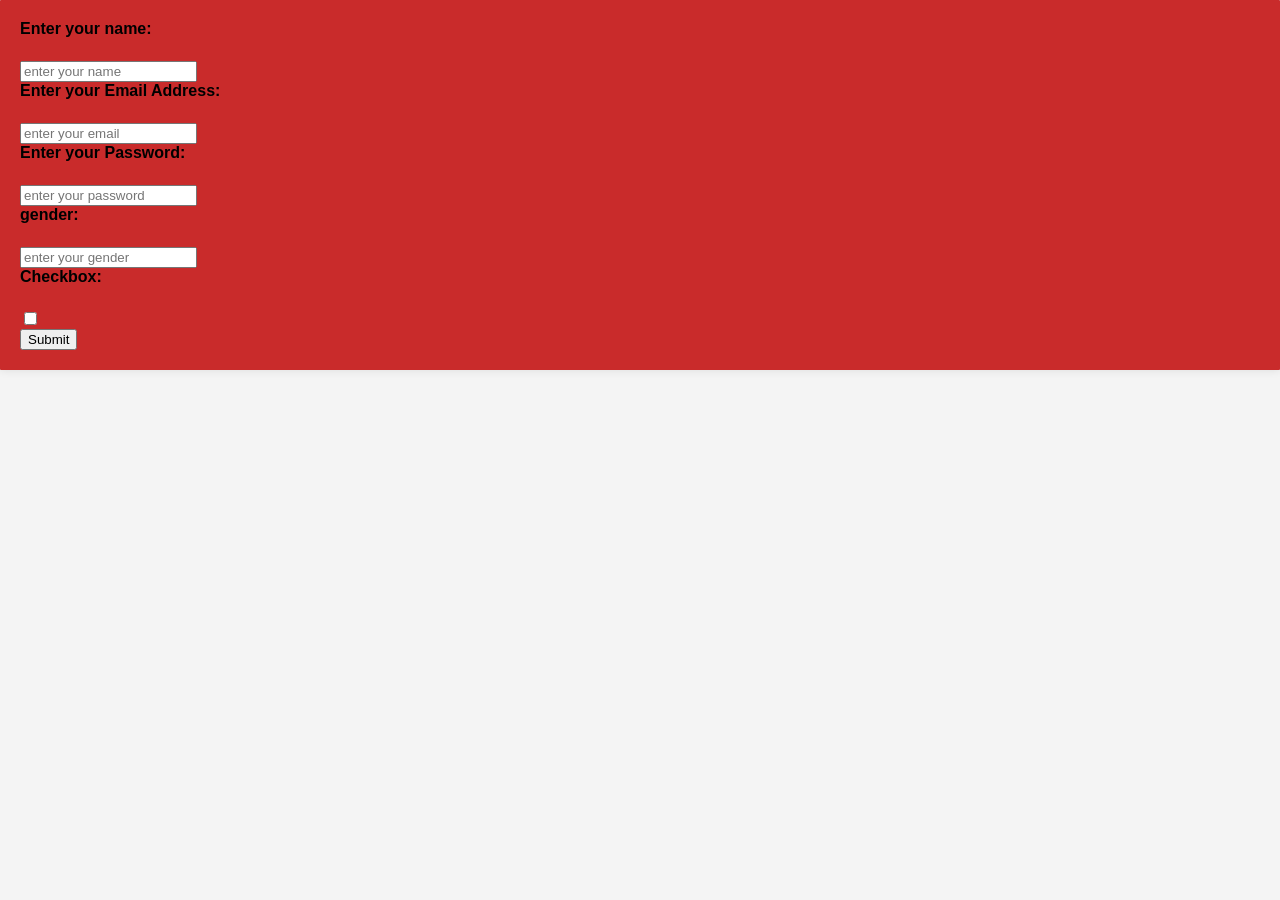
<file: day 2/day2_1.html>
<!DOCTYPE html>
<html lang="en">
<head>
    <style>
        body {
            font-family: Arial, sans-serif;
            background-color: #f4f4f4;
            margin: 0;
            padding: 0px;
        }
        form {
            background-color: #c92b2b;
            padding: 20px;
            border-radius: 1px;
            box-shadow: 0 0 10px rgba(0, 0, 0, 0.1);
        }
        label {
            display: block;
            margin-bottom: 5px;
            font-weight: bold;
        }
        input[type="text"],
        input[type="email"],
        input[type="password"],
        input[type="gender"],
    </style>
</head>
<body>
    <form action="submit-data" method="post">
    <div>
    <label for="name"> Enter your name:</label><br>
    <input 
        type="text"  
        placeholder="enter your name"  
        id="name"  
        name="name"
        required/><br>
    </div>  
    <div>
    <label for="email">Enter your Email Address:</label><br>
    <input 
        type="email" 
        placeholder="enter your email" 
        id="email" 
        name="email"
        required/><br>
    </div>
    <div>
    <label for="password"> Enter your Password:</label><br>
    <input 
        type="password"  
        placeholder="enter your password" 
        id="password" 
        name="password"
        required/><br>
    </div>
    <div>
    <label for="gender" >gender:</label><br>
    <input 
        type="gender" 
        placeholder="enter your gender" 
        id="gender" 
        name="gender"
        required/><br>
    </div>
    <div>
    <label for="checkbox">Checkbox:</label><br>
    <input 
        type="checkbox" 
        placeholder="enter your checkbox"
        id="checkbox" 
        name="checkbox"
        required/><br>
    </div>
    <button type="submit">Submit</button>
    </form>
</body>
</html>
</file>
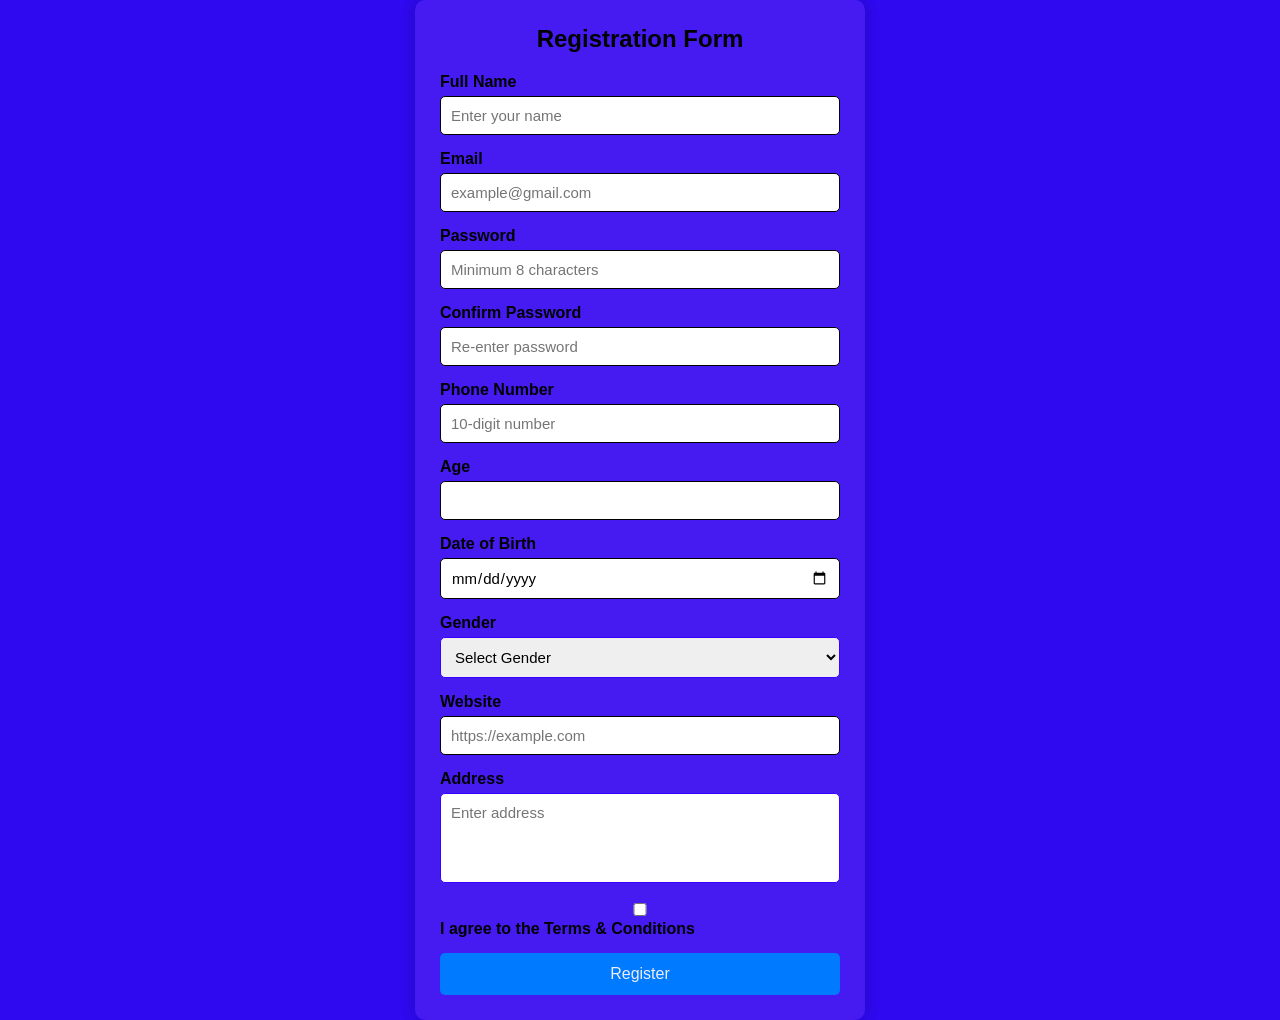
<file: day 2/day2_2.html>
<!DOCTYPE html>
<html lang="en">
<head>
<title>Registration Form</title>
<link rel="stylesheet" href="day2_2.css" />
<style>
    *{
        margin:0;
        padding:0;
        box-sizing:border-box;
        font-family:Arial, sans-serif;
    }

    body{
        background:#2f09ef;
        display:flex;
        justify-content:center;
        align-items:center;
        min-height:100vh;
    }

    .container{
        width:450px;
        background:rgb(70, 27, 241);
        padding:25px;
        border-radius:10px;
        box-shadow:0 0 15px rgba(0,0,0,.2);
    }

    h2{
        text-align:center;
        margin-bottom:20px;
    }

    .input-box{
        margin-bottom:15px;
    }

    label{
        display:block;
        margin-bottom:5px;
        font-weight:bold;
    }

    input, textarea, select{
        width:100%;
        padding:10px;
        border:1px solid #3700ff;
        border-radius:5px;
        font-size:15px;
    }

    input:invalid{
        border-color:rgb(0, 0, 0);
    }

    input:valid{
        border-color:rgb(1, 2, 1);
    }

    textarea{
        resize:none;
    }

    button{
        width:100%;
        padding:12px;
        background:#007bff;
        color:rgb(237, 237, 245);
        border:none;
        border-radius:5px;
        font-size:16px;
        cursor:pointer;
    }

    button:hover{
        background:#0056b3;
    }

    .error{
        color:red;
        font-size:13px;
    }
</style>
</head>

<body>

<div class="container">

<h2>Registration Form</h2>

<form id="myForm">

<div class="input-box">
<label>Full Name</label>
<input
type="text"
id="name"
required
minlength="3"
maxlength="30"
pattern="[A-Za-z ]+"
placeholder="Enter your name">
</div>

<div class="input-box">
<label>Email</label>
<input
type="email"
id="email"
required
placeholder="example@gmail.com">
</div>

<div class="input-box">
<label>Password</label>
<input
type="password"
id="password"
required
minlength="8"
pattern="(?=.*\d)(?=.*[a-z])(?=.*[A-Z]).{8,}"
placeholder="Minimum 8 characters">
</div>

<div class="input-box">
<label>Confirm Password</label>
<input
type="password"
id="confirmPassword"
required
placeholder="Re-enter password">
</div>

<div class="input-box">
<label>Phone Number</label>
<input
type="tel"
id="phone"
required
pattern="[0-9]{10}"
placeholder="10-digit number">
</div>

<div class="input-box">
<label>Age</label>
<input
type="number"
id="age"
required
min="18"
max="60">
</div>

<div class="input-box">
<label>Date of Birth</label>
<input
type="date"
id="dob"
required>
</div>

<div class="input-box">
<label>Gender</label>
<select id="gender" required>
<option value="">Select Gender</option>
<option>Male</option>
<option>Female</option>
<option>Other</option>
</select>
</div>

<div class="input-box">
<label>Website</label>
<input
type="url"
id="website"
required
placeholder="https://example.com">
</div>

<div class="input-box">
<label>Address</label>
<textarea
id="address"
required
minlength="10"
rows="4"
placeholder="Enter address"></textarea>
</div>

<div class="input-box">
<input type="checkbox" id="terms" required>
<label for="terms">I agree to the Terms & Conditions</label>
</div>

<button type="submit">Register</button>

</form>

</div>

<script>

document.getElementById("myForm").addEventListener("submit", function(e){

    let password=document.getElementById("password").value;
    let confirm=document.getElementById("confirmPassword").value;

    if(password!==confirm){
        alert("Passwords do not match!");
        e.preventDefault();
        return;
    }

    alert("Form Submitted Successfully!");

});

</script>

</body>
</html>
</file>
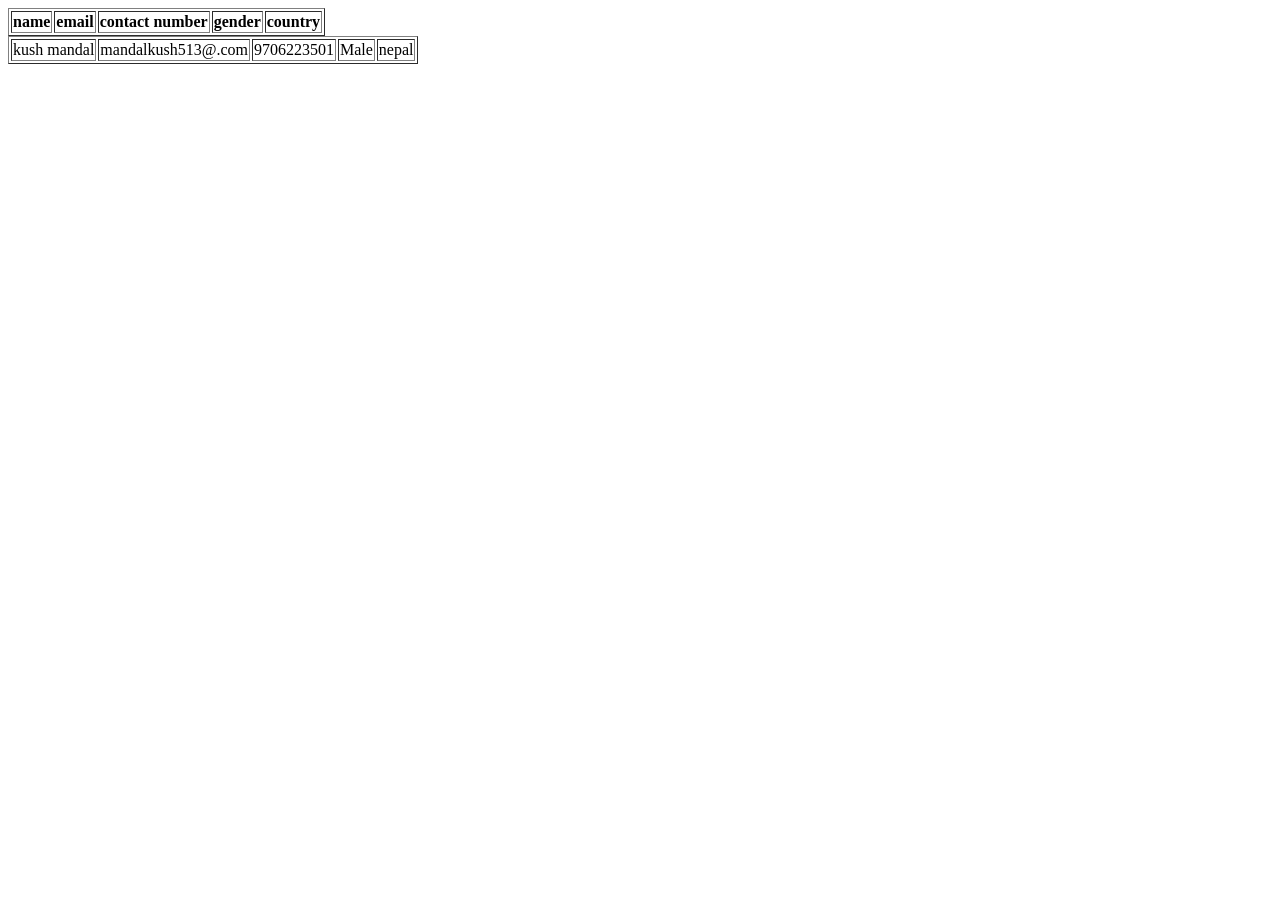
<file: day 2/day2_3.html>
<!DOCTYPE html>
<html lang="en">
<head>
    
    <title>Document</title>
</head>
<body>
    <table border="1">
        <tr>
            <th>name</th>
            <th>email</th>
            <th>contact number</th>
            <th>gender</th>
            <th>country</th>
        </tr>
    </table>
    <table border="1">
        <tr>
            <td>kush mandal</td>
            <td>mandalkush513@.com</td>
            <td>9706223501</td>
            <td>Male</td>
            <td>nepal</td>
        </tr>
    </table>
</body>
</html>
</file>
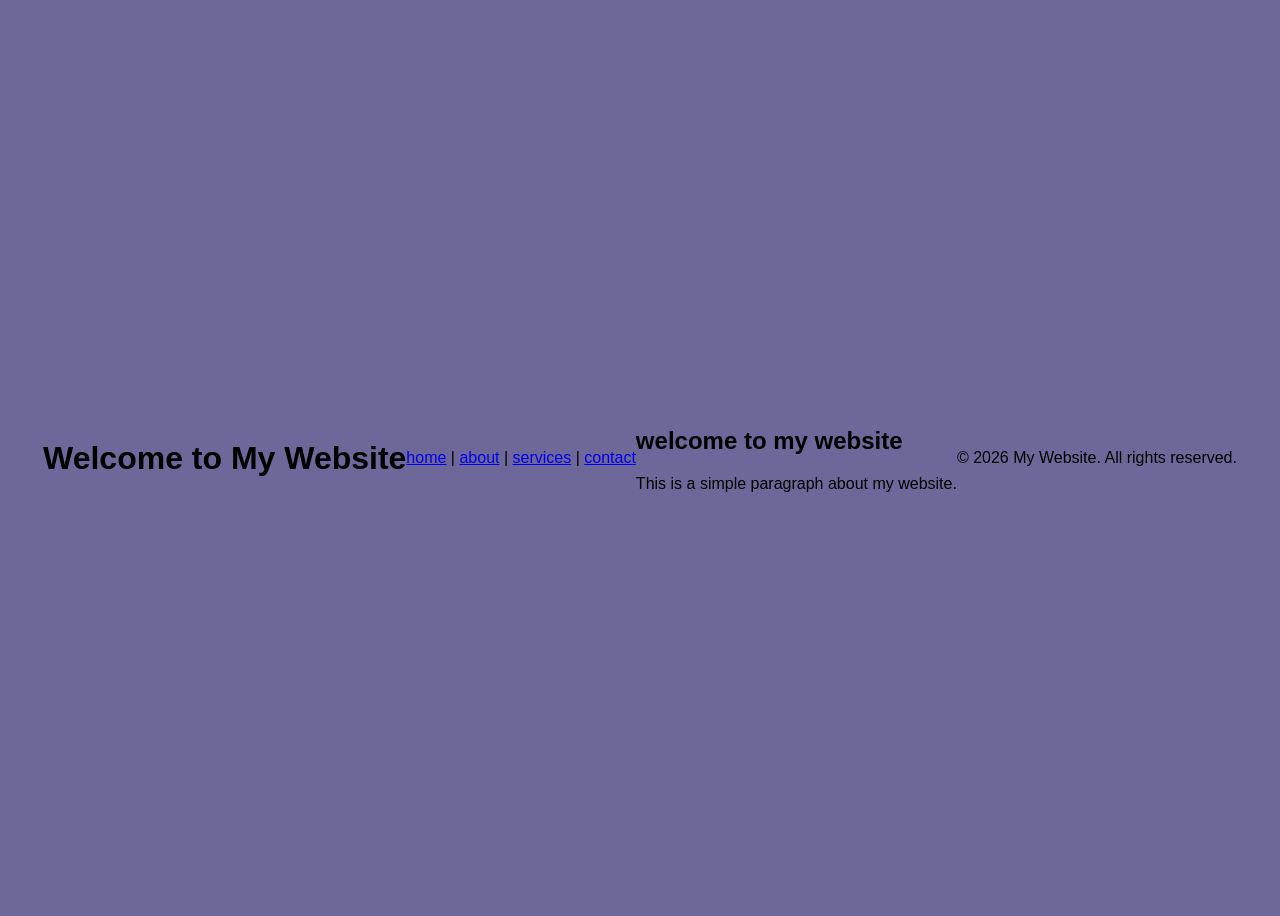
<file: day 2/day2_4.html>
<!DOCTYPE html>
<html lang="en">
<head>
  <style>
 
  

body {
  background-color: #6d6899;
  font-family: Arial, sans-serif;
  display: flex;
  justify-content: center;
  align-items: center;
  min-height: 100vh;
}

form {
  background-color: #400af0;
  padding: 30px;
  border-radius: 8px;
  box-shadow: 0 4px 6px rgba(0, 0, 0, 0.1);
  width: 100%;
  max-width: 400px;
}

form h2 {
  text-align: center;
  margin-bottom: 20px;
  color: #333;
}

.form-group {
  margin-bottom: 15px;
}

label {
  display: block;
  margin-bottom: 5px;
  color: #b23636;
  font-weight: bold;
}

input[type="text"],
input[type="email"],
input[type="password"],
textarea {
  width: 100%;
  padding: 10px;
  border: 1px solid #ddd;
  border-radius: 4px;
  font-size: 14px;
  font-family: Arial, sans-serif;
}

input[type="text"]:focus,
input[type="email"]:focus,
input[type="password"]:focus,
textarea:focus {
  outline: none;
  border-color: #4CAF50;
  box-shadow: 0 0 5px rgba(76, 175, 80, 0.3);
}

textarea {
  resize: vertical;
  min-height: 100px;
}

button {
  width: 100%;
  padding: 10px;
  background-color: #4CAF50;
  color: white;
  border: none;
  border-radius: 4px;
  font-size: 16px;
  font-weight: bold;
  cursor: pointer;
  transition: background-color 0.3s;
}

button:hover {
  background-color: #45a049;
}

   
    
  </style>
</head>

<body>
    <header>
        <h1>Welcome to My Website</h1>
    </header>
     <nav>
        <a href="home">home</a> |
        <a href="about">about</a> |
        <a href="services">services</a> |
        <a href="contact">contact</a>
    </nav>
    <article>
        <h2>welcome to my website</h2>
        <p>This is a simple paragraph about my website.</p>
    </article>
    <footer>
        <p>&copy; 2026 My Website. All rights reserved.</p>
    </footer>
</body>
</html>
</file>
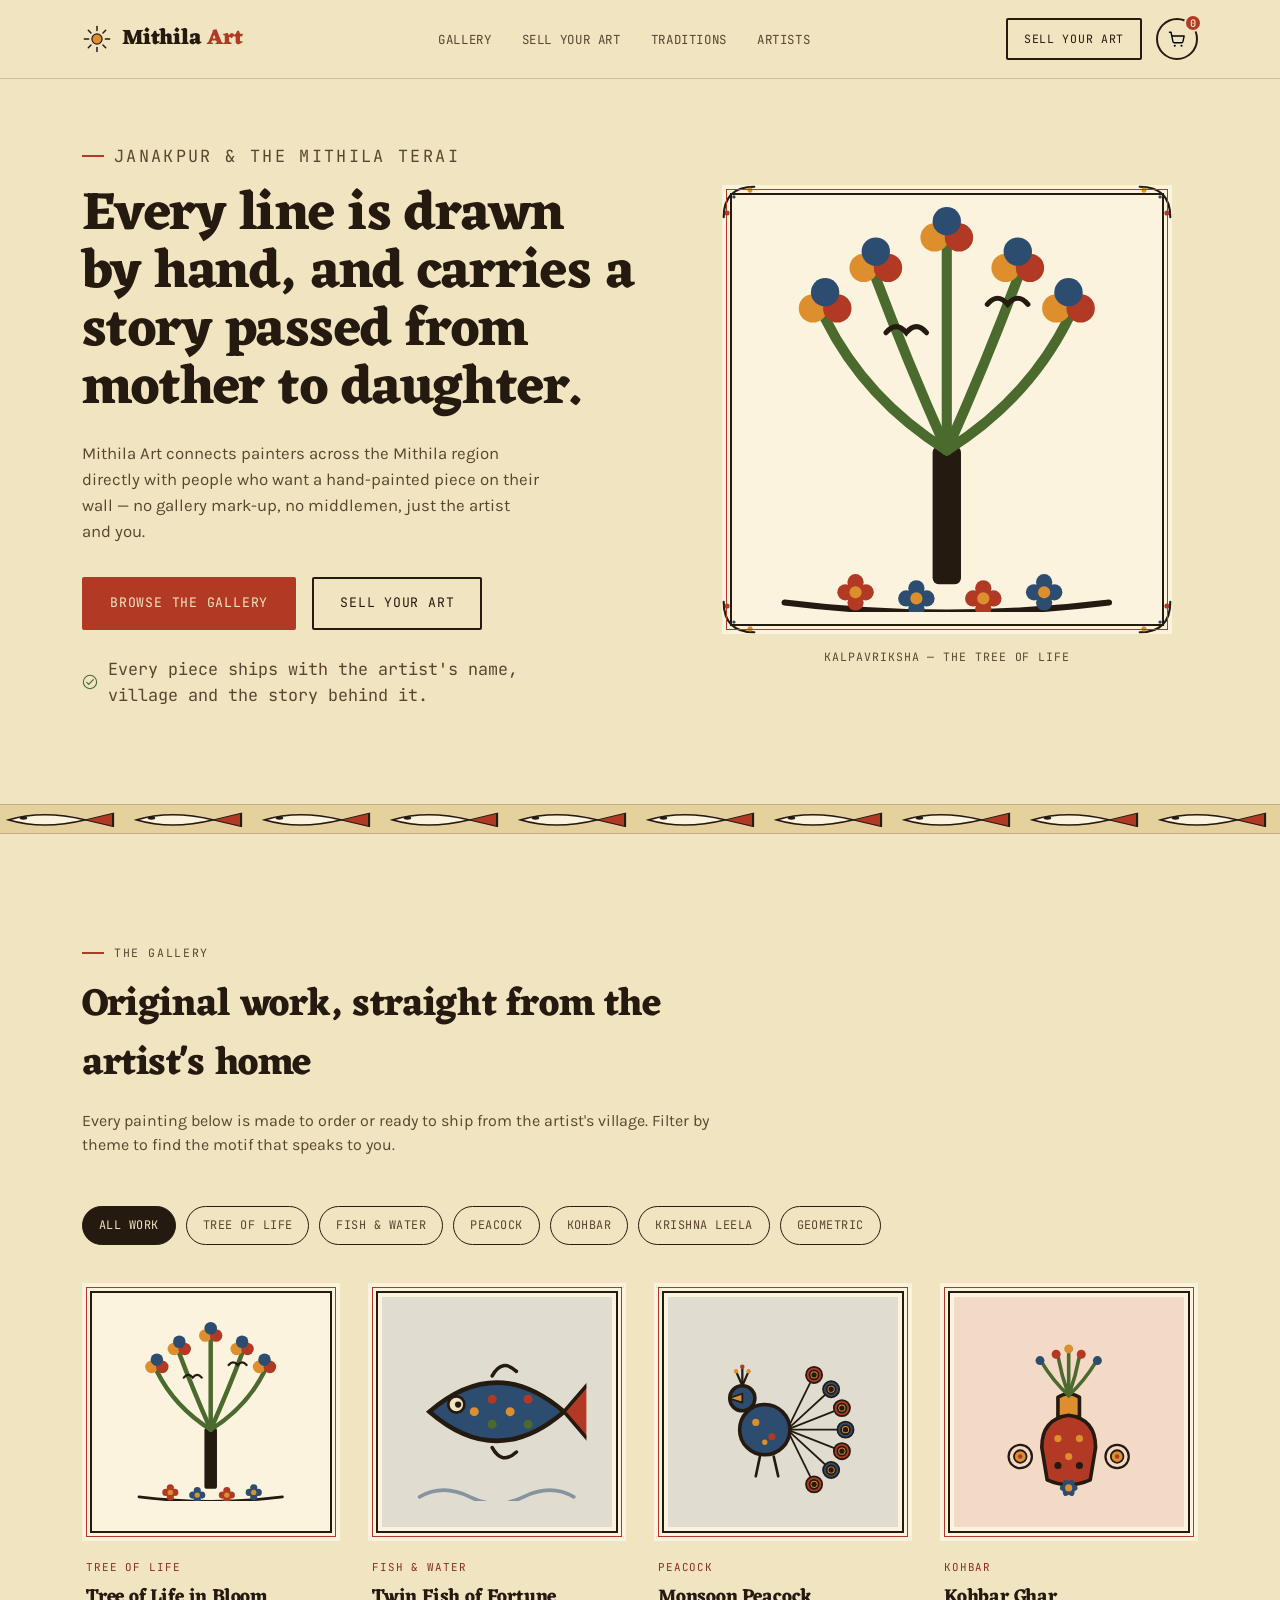
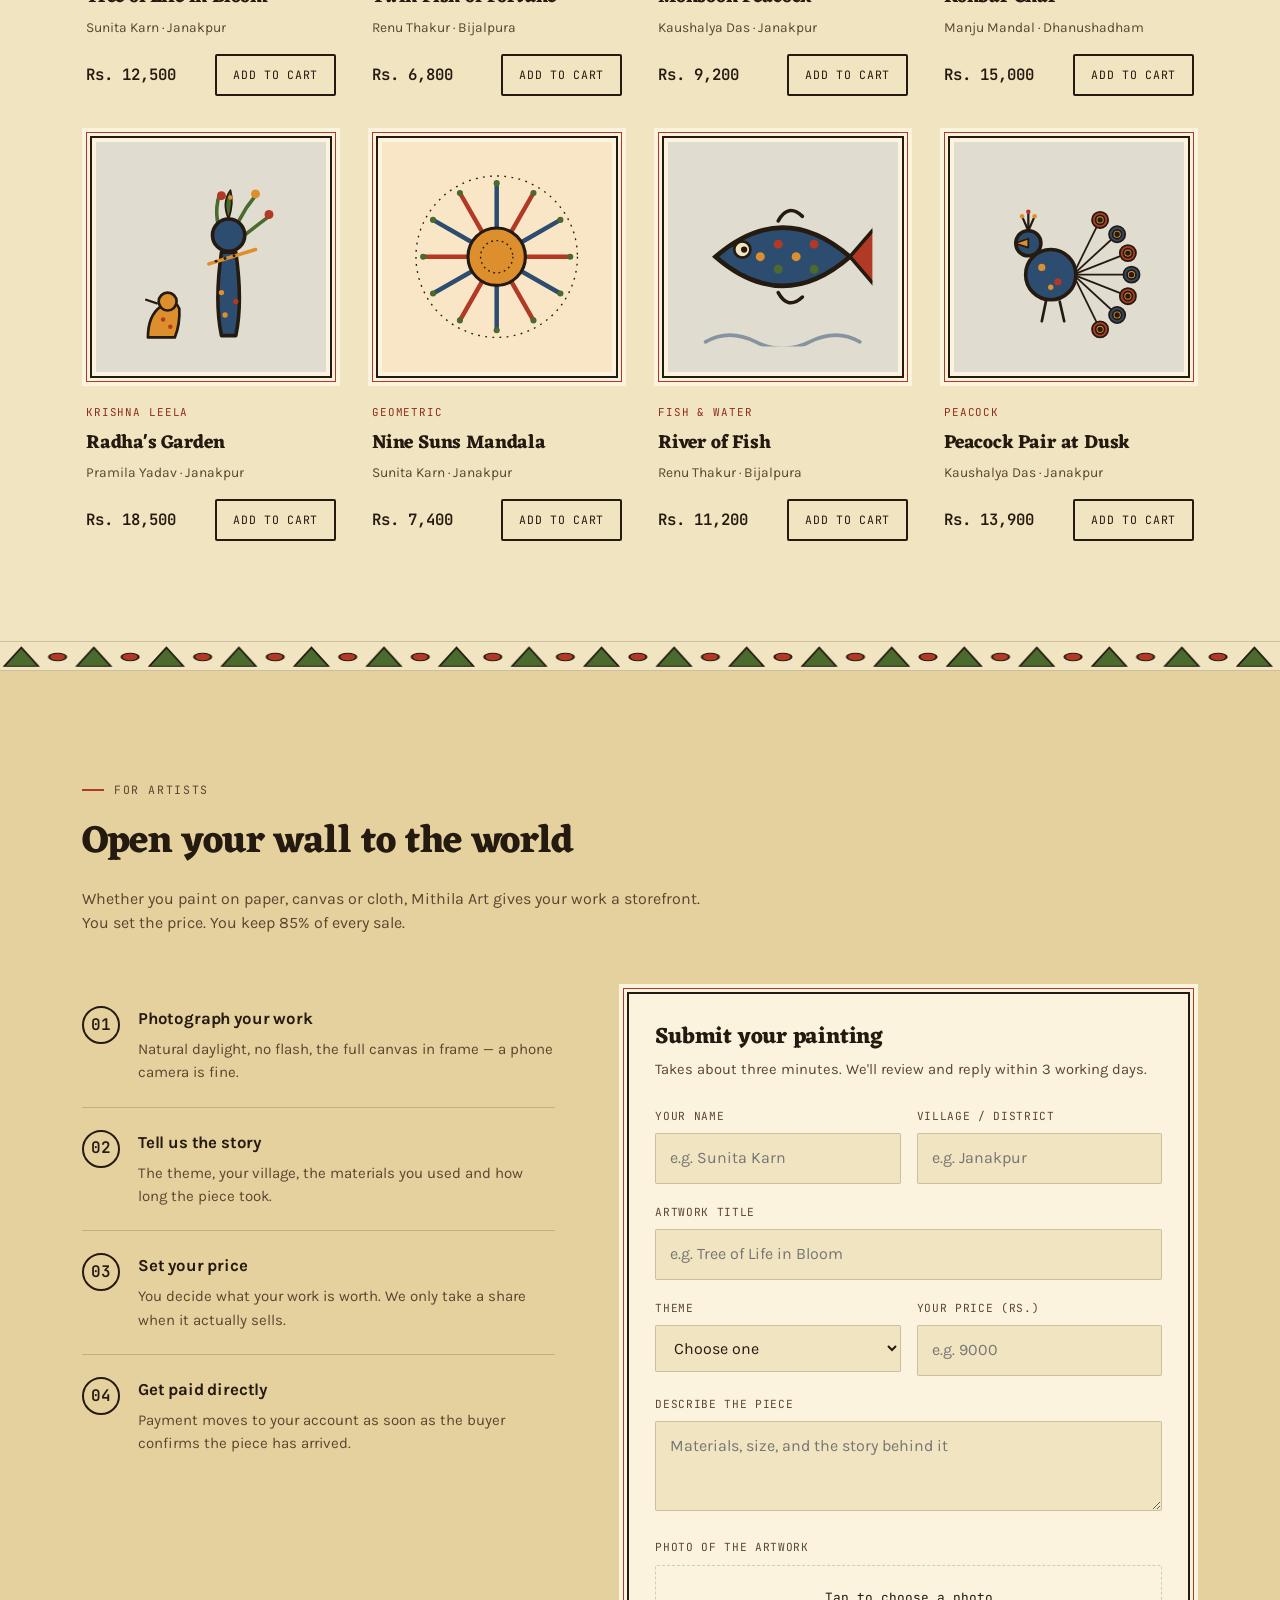
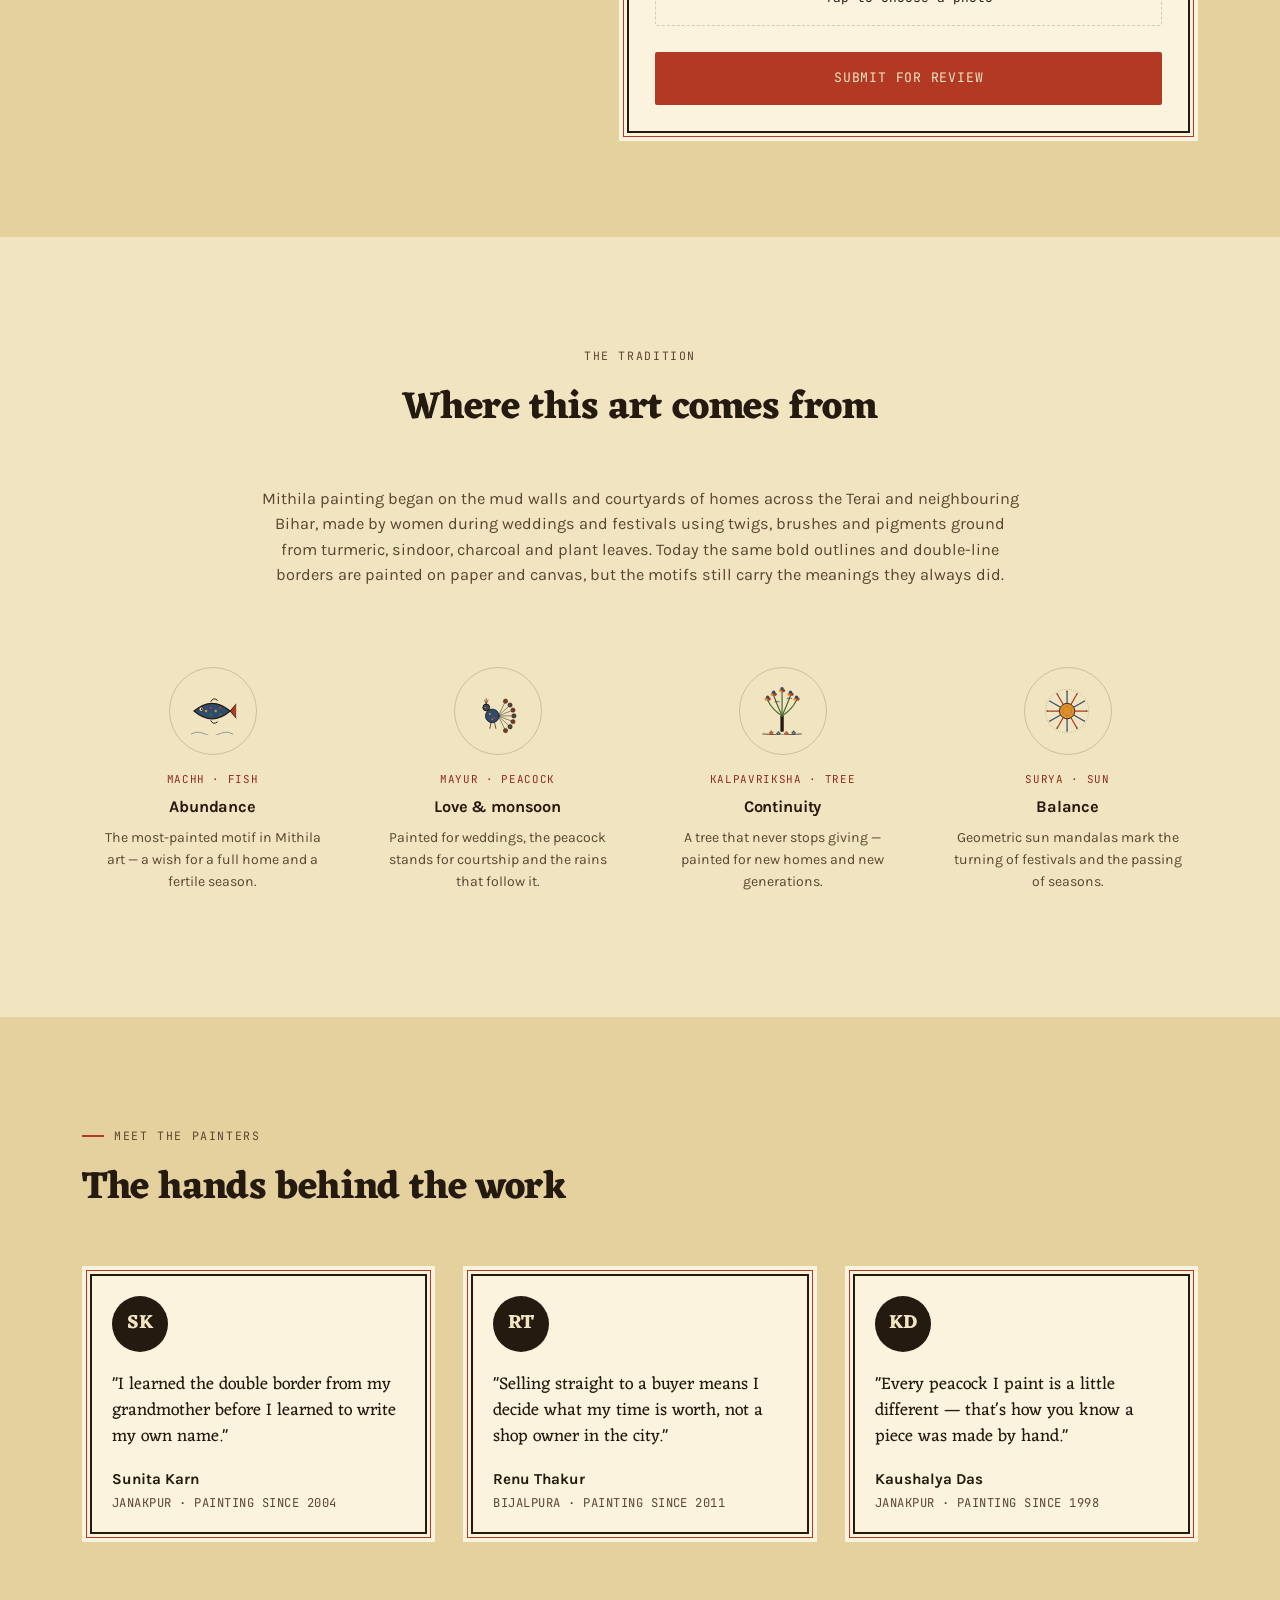
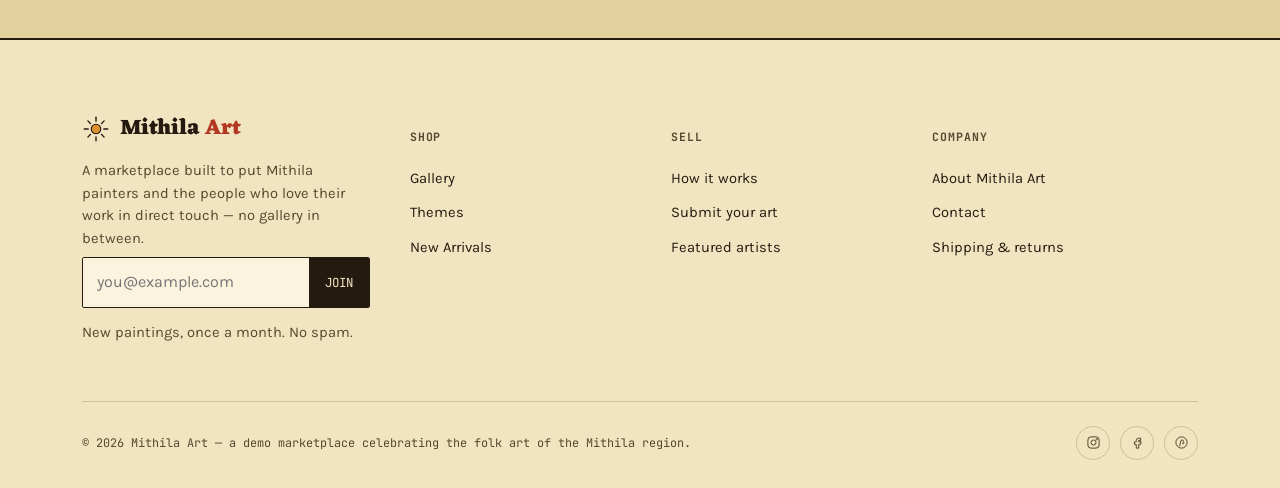
<file: WEBSITE/project 1.html>
<!DOCTYPE html>
<html lang="en">
<head>
<meta charset="UTF-8">
<meta name="viewport" content="width=device-width, initial-scale=1.0">
<title>Mithila Art — Buy &amp; Sell Handpainted Mithila Paintings</title>
<meta name="description" content="Mithila Art connects painters of the Mithila region in the Nepal Terai directly with people who want a hand-painted piece on their wall.">
<link rel="icon" href="data:image/svg+xml,%3Csvg xmlns='http://www.w3.org/2000/svg' viewBox='0 0 100 100'%3E%3Crect width='100' height='100' fill='%23F1E4C0'/%3E%3Ccircle cx='50' cy='50' r='18' fill='%23DD8F2E' stroke='%23251A10' stroke-width='4'/%3E%3Cg stroke='%23251A10' stroke-width='4' stroke-linecap='round'%3E%3Cline x1='50' y1='10' x2='50' y2='24'/%3E%3Cline x1='50' y1='76' x2='50' y2='90'/%3E%3Cline x1='10' y1='50' x2='24' y2='50'/%3E%3Cline x1='76' y1='50' x2='90' y2='50'/%3E%3Cline x1='22' y1='22' x2='31' y2='31'/%3E%3Cline x1='69' y1='69' x2='78' y2='78'/%3E%3Cline x1='78' y1='22' x2='69' y2='31'/%3E%3Cline x1='31' y1='69' x2='22' y2='78'/%3E%3C/g%3E%3C/svg%3E">
<link rel="preconnect" href="https://fonts.googleapis.com">
<link rel="preconnect" href="https://fonts.gstatic.com" crossorigin>
<link href="https://fonts.googleapis.com/css2?family=Eczar:wght@400;500;600;700;800&amp;family=Karla:wght@400;500;600;700&amp;family=JetBrains+Mono:wght@400;500;600&amp;display=swap" rel="stylesheet">
<style>
  /* ---------- Reset ---------- */
  *,*::before,*::after{box-sizing:border-box;}
  html{scroll-behavior:smooth;}
  body,h1,h2,h3,p,figure,ul,ol{margin:0;}
  ul,ol{padding:0;list-style:none;}
  img,svg{display:block;max-width:100%;}
  button{font:inherit;cursor:pointer;background:none;border:none;}
  a{color:inherit;text-decoration:none;}
  input,textarea,select{font:inherit;color:inherit;}

  /* ---------- Tokens ---------- */
  :root{
    --paper:#F1E4C0;
    --paper-deep:#E5D19E;
    --card:#FBF3DE;
    --ink:#251A10;
    --ink-soft:#5A4630;
    --sindoor:#B23A25;
    --sindoor-deep:#8F2C1B;
    --indigo:#2C4C70;
    --leaf:#4A6A2E;
    --marigold:#DD8F2E;
    --line: rgba(37,26,16,0.18);
    --shadow: 0 18px 40px -22px rgba(37,26,16,0.45);
    --radius: 2px;
    --display: "Eczar", serif;
    --body: "Karla", sans-serif;
    --mono: "JetBrains Mono", monospace;
  }

  @media (prefers-reduced-motion: reduce){
    html{scroll-behavior:auto;}
    *{animation-duration:0.01ms !important; animation-iteration-count:1 !important; transition-duration:0.01ms !important; scroll-behavior:auto !important;}
  }

  body{
    background:var(--paper);
    color:var(--ink);
    font-family:var(--body);
    font-size:16px;
    line-height:1.55;
    -webkit-font-smoothing:antialiased;
  }

  h1,h2,h3{font-family:var(--display);font-weight:700;letter-spacing:-0.01em;color:var(--ink);}
  .eyebrow{
    font-family:var(--mono);
    font-size:0.72rem;
    letter-spacing:0.14em;
    text-transform:uppercase;
    color:var(--sindoor-deep);
    display:flex;align-items:center;gap:10px;
  }
  .eyebrow::before{content:"";width:22px;height:2px;background:var(--sindoor);display:inline-block;}

  a:focus-visible, button:focus-visible, input:focus-visible, textarea:focus-visible, select:focus-visible{
    outline:3px solid var(--indigo);
    outline-offset:3px;
  }

  .wrap{max-width:1180px;margin:0 auto;padding:0 32px;}
  section{padding:96px 0;}
  @media (max-width:640px){ section{padding:64px 0;} .wrap{padding:0 20px;} }

  /* ---------- Buttons ---------- */
  .btn{
    display:inline-flex;align-items:center;justify-content:center;gap:8px;
    padding:14px 26px;
    font-family:var(--mono);
    font-size:0.82rem;
    letter-spacing:0.06em;
    text-transform:uppercase;
    border:2px solid var(--ink);
    border-radius:var(--radius);
    transition:transform .18s ease, box-shadow .18s ease, background .18s ease, color .18s ease;
    white-space:nowrap;
  }
  .btn-solid{ background:var(--sindoor); border-color:var(--sindoor); color:var(--paper); }
  .btn-solid:hover{ background:var(--sindoor-deep); border-color:var(--sindoor-deep); transform:translateY(-2px); box-shadow:var(--shadow); }
  .btn-outline{ background:transparent; color:var(--ink); }
  .btn-outline:hover{ background:var(--ink); color:var(--paper); transform:translateY(-2px); }
  .btn-small{padding:10px 16px;font-size:0.72rem;}

  /* ---------- Header ---------- */
  .site-header{
    position:sticky;top:0;z-index:50;
    background:rgba(241,228,192,0.92);
    backdrop-filter:blur(6px);
    border-bottom:1px solid var(--line);
  }
  .nav{
    max-width:1180px;margin:0 auto;padding:18px 32px;
    display:flex;align-items:center;justify-content:space-between;gap:24px;
  }
  .logo{display:flex;align-items:center;gap:10px;}
  .logo svg{width:30px;height:30px;flex:none;}
  .logo-text{font-family:var(--display);font-weight:800;font-size:1.35rem;letter-spacing:-0.01em;}
  .logo-text span{color:var(--sindoor);}

  .nav-links{display:flex;align-items:center;gap:30px;}
  .nav-links a{
    font-family:var(--mono);font-size:0.78rem;letter-spacing:0.05em;text-transform:uppercase;
    color:var(--ink-soft); position:relative; padding-bottom:4px;
  }
  .nav-links a::after{content:"";position:absolute;left:0;bottom:0;width:0;height:2px;background:var(--sindoor);transition:width .2s ease;}
  .nav-links a:hover::after{width:100%;}
  .nav-links a:hover{color:var(--ink);}

  .nav-actions{display:flex;align-items:center;gap:14px;}
  .cart-btn{position:relative;display:flex;align-items:center;justify-content:center;width:42px;height:42px;border:2px solid var(--ink);border-radius:50%;}
  .cart-btn svg{width:18px;height:18px;}
  .cart-count{
    position:absolute;top:-6px;right:-6px;
    background:var(--sindoor);color:var(--paper);
    font-family:var(--mono);font-size:0.65rem;font-weight:600;
    min-width:18px;height:18px;border-radius:50%;
    display:flex;align-items:center;justify-content:center;
    border:2px solid var(--paper);
  }
  .hamburger{display:none;width:38px;height:38px;border:2px solid var(--ink);border-radius:50%;align-items:center;justify-content:center;}
  .hamburger svg{width:16px;height:16px;}

  @media (max-width:900px){
    .nav-links{
      position:fixed;inset:66px 0 auto 0;background:var(--paper);
      flex-direction:column;align-items:flex-start;gap:0;
      border-bottom:1px solid var(--line);
      transform:translateY(-130%);opacity:0;visibility:hidden;
      transition:transform .25s ease, opacity .25s ease;
      padding:8px 24px 20px;
    }
    .nav-links a{padding:14px 0;width:100%;border-bottom:1px solid var(--line);}
    body.nav-open .nav-links{transform:translateY(0);opacity:1;visibility:visible;}
    .hamburger{display:flex;}
    .nav-actions .btn-outline.sell-nav-btn{display:none;}
  }

  /* ---------- Frame (signature double-line border) ---------- */
  .frame{position:relative;background:var(--card);}
  .frame::before{
    content:"";position:absolute;inset:8px;border:2px solid var(--ink);pointer-events:none;
  }
  .frame::after{
    content:"";position:absolute;inset:4px;border:1px solid var(--sindoor);pointer-events:none;
  }
  .corner{position:absolute;width:34px;height:34px;color:var(--ink);}
  .corner svg{width:100%;height:100%;}
  .corner.tl{top:0;left:0;}
  .corner.tr{top:0;right:0;transform:scaleX(-1);}
  .corner.bl{bottom:0;left:0;transform:scaleY(-1);}
  .corner.br{bottom:0;right:0;transform:scale(-1,-1);}

  /* ---------- Hero ---------- */
  .hero{padding-top:64px;}
  .hero .wrap{display:grid;grid-template-columns:1.05fr 0.95fr;gap:60px;align-items:center;}
  .hero-copy h1{font-size:clamp(2.1rem,4.2vw,3.4rem);line-height:1.08;margin:18px 0 22px;}
  .hero-copy p{max-width:46ch;color:var(--ink-soft);font-size:1.05rem;}
  .hero-ctas{display:flex;gap:16px;margin-top:32px;flex-wrap:wrap;}
  .hero-note{margin-top:26px;font-family:var(--mono);font-size:0.78rem;color:var(--ink-soft);display:flex;gap:10px;align-items:center;}
  .hero-note svg{width:16px;height:16px;flex:none;color:var(--leaf);}

  .hero-visual{position:relative;padding:26px;}
  .hero-visual .frame{padding:22px;}
  .hero-visual svg.artwork{width:100%;height:auto;}
  .hero-visual figcaption{
    margin-top:14px;text-align:center;font-family:var(--mono);
    font-size:0.72rem;letter-spacing:0.08em;text-transform:uppercase;color:var(--ink-soft);
  }

  @media (max-width:900px){
    .hero .wrap{grid-template-columns:1fr;}
    .hero-visual{order:-1;max-width:420px;margin:0 auto;}
  }

  /* ---------- Motif band ---------- */
  .motif-band{width:100%;height:30px;overflow:hidden;background:var(--paper-deep);border-top:1px solid var(--line);border-bottom:1px solid var(--line);}
  .motif-band svg{width:100%;height:100%;display:block;}
  .motif-band.alt{background:var(--paper);}

  /* ---------- Section heads ---------- */
  .section-head{max-width:640px;margin-bottom:48px;}
  .section-head h2{font-size:clamp(1.7rem,3vw,2.4rem);margin-top:14px;}
  .section-head p{color:var(--ink-soft);margin-top:14px;}
  .section-head.center{margin-left:auto;margin-right:auto;text-align:center;}
  .section-head.center .eyebrow{justify-content:center;}
  .section-head.center .eyebrow::before{display:none;}

  /* ---------- Gallery ---------- */
  .filters{display:flex;flex-wrap:wrap;gap:10px;margin-bottom:38px;}
  .filter-btn{
    font-family:var(--mono);font-size:0.74rem;letter-spacing:0.04em;text-transform:uppercase;
    padding:9px 16px;border:1.5px solid var(--ink);border-radius:20px;color:var(--ink-soft);
    transition:background .18s ease,color .18s ease;
  }
  .filter-btn:hover{color:var(--ink);}
  .filter-btn[aria-pressed="true"]{background:var(--ink);color:var(--paper);}

  .gallery-grid{display:grid;grid-template-columns:repeat(auto-fill,minmax(250px,1fr));gap:28px;}
  .card{display:flex;flex-direction:column;transition:transform .22s ease;}
  .card:hover{transform:translateY(-4px);}
  .card-thumb{position:relative;aspect-ratio:1/1;padding:14px;}
  .card-thumb .icon-wrap{width:100%;height:100%;display:flex;align-items:center;justify-content:center;border-radius:1px;}
  .card-thumb svg{width:78%;height:78%;}
  .card-body{padding:18px 4px 4px;}
  .card-theme{font-family:var(--mono);font-size:0.68rem;letter-spacing:0.08em;text-transform:uppercase;color:var(--sindoor-deep);}
  .card-title{font-family:var(--display);font-size:1.18rem;font-weight:700;margin-top:8px;}
  .card-artist{font-size:0.86rem;color:var(--ink-soft);margin-top:4px;}
  .card-footer{display:flex;align-items:center;justify-content:space-between;margin-top:16px;}
  .card-price{font-family:var(--mono);font-weight:600;font-size:0.98rem;}
  .card.hidden{display:none;}

  .gallery-empty{display:none;text-align:center;padding:60px 0;color:var(--ink-soft);font-family:var(--mono);font-size:0.85rem;}
  .gallery-empty.show{display:block;}

  /* ---------- Sell section ---------- */
  .sell{background:var(--paper-deep);}
  .sell-grid{display:grid;grid-template-columns:0.9fr 1.1fr;gap:64px;align-items:start;}
  @media (max-width:900px){ .sell-grid{grid-template-columns:1fr;gap:48px;} }

  .steps{counter-reset:step;}
  .step{display:flex;gap:18px;padding:22px 0;border-bottom:1px solid var(--line);}
  .step:last-child{border-bottom:none;}
  .step-num{
    counter-increment:step;font-family:var(--mono);font-weight:600;
    width:38px;height:38px;border:2px solid var(--ink);border-radius:50%;
    display:flex;align-items:center;justify-content:center;flex:none;
  }
  .step-num::before{content:counter(step, decimal-leading-zero);}
  .step h3{font-size:1.05rem;font-family:var(--body);font-weight:700;}
  .step p{margin-top:6px;color:var(--ink-soft);font-size:0.94rem;}

  .sell-form{padding:36px;}
  .sell-form h3{font-family:var(--display);font-size:1.4rem;margin-bottom:4px;}
  .sell-form .form-sub{color:var(--ink-soft);font-size:0.92rem;margin-bottom:26px;}
  .field{margin-bottom:20px;}
  .field label{
    display:block;font-family:var(--mono);font-size:0.7rem;letter-spacing:0.06em;text-transform:uppercase;
    color:var(--ink-soft);margin-bottom:8px;
  }
  .field input, .field textarea, .field select{
    width:100%;padding:12px 14px;background:var(--paper);
    border:1.5px solid var(--line);border-radius:2px;color:var(--ink);
  }
  .field input:focus, .field textarea:focus, .field select:focus{border-color:var(--ink);}
  .field-row{display:grid;grid-template-columns:1fr 1fr;gap:16px;}
  @media (max-width:520px){ .field-row{grid-template-columns:1fr;} }
  .field textarea{resize:vertical;min-height:90px;}
  .file-field{
    border:1.5px dashed var(--line);border-radius:2px;padding:18px;text-align:center;
    font-family:var(--mono);font-size:0.8rem;color:var(--ink-soft);position:relative;
  }
  .file-field input{position:absolute;inset:0;opacity:0;cursor:pointer;}
  .file-field span{display:block;margin-top:4px;color:var(--ink);}

  .sell-success{display:none;text-align:center;padding:30px 6px;}
  .sell-success.show{display:block;}
  .sell-success svg{width:44px;height:44px;margin:0 auto 16px;color:var(--leaf);}
  .sell-success h3{font-family:var(--display);font-size:1.3rem;}
  .sell-success p{color:var(--ink-soft);margin-top:10px;font-size:0.94rem;}
  .sell-form.hidden{display:none;}

  /* ---------- Traditions ---------- */
  .traditions-intro{max-width:760px;color:var(--ink-soft);font-size:1.02rem;margin-top:16px;}
  .motif-grid{display:grid;grid-template-columns:repeat(4,1fr);gap:24px;margin-top:52px;}
  @media (max-width:900px){ .motif-grid{grid-template-columns:repeat(2,1fr);} }
  @media (max-width:520px){ .motif-grid{grid-template-columns:1fr;} }
  .motif-item{text-align:center;padding:28px 16px;}
  .motif-item .icon-wrap{width:88px;height:88px;margin:0 auto 16px;display:flex;align-items:center;justify-content:center;border:1px solid var(--line);border-radius:50%;}
  .motif-item svg{width:56%;height:56%;}
  .motif-item h3{font-size:1.02rem;font-family:var(--body);font-weight:700;}
  .motif-item .motif-name{font-family:var(--mono);font-size:0.68rem;color:var(--sindoor-deep);text-transform:uppercase;letter-spacing:0.06em;display:block;margin-bottom:6px;}
  .motif-item p{font-size:0.88rem;color:var(--ink-soft);margin-top:8px;}

  /* ---------- Artists ---------- */
  .artists{background:var(--paper-deep);}
  .artist-grid{display:grid;grid-template-columns:repeat(3,1fr);gap:28px;}
  @media (max-width:820px){ .artist-grid{grid-template-columns:1fr;} }
  .artist-card{padding:30px;position:relative;}
  .artist-avatar{width:56px;height:56px;border-radius:50%;background:var(--ink);color:var(--paper);display:flex;align-items:center;justify-content:center;font-family:var(--display);font-weight:700;font-size:1.2rem;}
  .artist-card blockquote{font-family:var(--display);font-size:1.08rem;line-height:1.5;margin:20px 0 18px;}
  .artist-meta{font-family:var(--mono);font-size:0.76rem;color:var(--ink-soft);text-transform:uppercase;letter-spacing:0.04em;}
  .artist-meta strong{color:var(--ink);display:block;font-family:var(--body);text-transform:none;font-size:0.95rem;letter-spacing:0;margin-bottom:2px;}

  /* ---------- Footer ---------- */
  footer{border-top:2px solid var(--ink);padding:72px 0 28px;}
  .footer-top{display:grid;grid-template-columns:1.3fr 1fr 1fr 1.2fr;gap:40px;}
  @media (max-width:820px){ .footer-top{grid-template-columns:1fr 1fr;} }
  @media (max-width:520px){ .footer-top{grid-template-columns:1fr;} }
  .footer-brand p{color:var(--ink-soft);font-size:0.92rem;margin-top:14px;max-width:32ch;}
  .footer-col h4{font-family:var(--mono);font-size:0.72rem;text-transform:uppercase;letter-spacing:0.08em;color:var(--ink-soft);margin-bottom:16px;}
  .footer-col a, .footer-col span{display:block;font-size:0.92rem;padding:6px 0;color:var(--ink);}
  .footer-col a:hover{color:var(--sindoor);}
  .newsletter{display:flex;margin-top:6px;border:1.5px solid var(--ink);border-radius:2px;overflow:hidden;}
  .newsletter input{flex:1;border:none;padding:12px 14px;background:var(--card);}
  .newsletter button{padding:0 16px;background:var(--ink);color:var(--paper);font-family:var(--mono);font-size:0.78rem;text-transform:uppercase;}
  .newsletter-note{font-size:0.78rem;color:var(--ink-soft);margin-top:10px;}
  .footer-bottom{display:flex;justify-content:space-between;align-items:center;flex-wrap:wrap;gap:14px;margin-top:56px;padding-top:24px;border-top:1px solid var(--line);font-family:var(--mono);font-size:0.74rem;color:var(--ink-soft);}
  .socials{display:flex;gap:10px;}
  .socials a{width:34px;height:34px;border:1px solid var(--line);border-radius:50%;display:flex;align-items:center;justify-content:center;}
  .socials svg{width:15px;height:15px;}

  /* ---------- Cart drawer ---------- */
  .cart-overlay{
    position:fixed;inset:0;background:rgba(37,26,16,0.5);opacity:0;visibility:hidden;
    transition:opacity .25s ease, visibility .25s ease;z-index:80;
  }
  .cart-overlay.open{opacity:1;visibility:visible;}
  .cart-drawer{
    position:fixed;top:0;right:0;bottom:0;width:400px;max-width:92vw;
    background:var(--paper);border-left:2px solid var(--ink);z-index:90;
    transform:translateX(100%);transition:transform .3s ease;
    display:flex;flex-direction:column;
  }
  .cart-drawer.open{transform:translateX(0);}
  .cart-head{display:flex;align-items:center;justify-content:space-between;padding:24px;border-bottom:1px solid var(--line);}
  .cart-head h3{font-family:var(--display);font-size:1.3rem;}
  .cart-close{width:36px;height:36px;border:1.5px solid var(--ink);border-radius:50%;display:flex;align-items:center;justify-content:center;}
  .cart-close svg{width:14px;height:14px;}
  .cart-items{flex:1;overflow-y:auto;padding:12px 24px;}
  .cart-item{display:flex;gap:14px;padding:16px 0;border-bottom:1px solid var(--line);}
  .cart-item .thumb{width:56px;height:56px;flex:none;background:var(--card);border:1px solid var(--line);display:flex;align-items:center;justify-content:center;}
  .cart-item .thumb svg{width:70%;height:70%;}
  .cart-item-info{flex:1;}
  .cart-item-info .name{font-weight:700;font-size:0.92rem;}
  .cart-item-info .meta{font-family:var(--mono);font-size:0.76rem;color:var(--ink-soft);margin-top:4px;}
  .cart-item-remove{font-family:var(--mono);font-size:0.72rem;color:var(--sindoor);margin-top:8px;text-decoration:underline;}
  .cart-empty{text-align:center;padding:60px 20px;color:var(--ink-soft);}
  .cart-empty svg{width:40px;height:40px;margin:0 auto 14px;opacity:0.5;}
  .cart-empty a{color:var(--sindoor);text-decoration:underline;}
  .cart-foot{border-top:1px solid var(--line);padding:22px 24px 26px;}
  .cart-subtotal{display:flex;justify-content:space-between;font-family:var(--mono);font-size:0.95rem;margin-bottom:16px;}
  .cart-note{font-size:0.76rem;color:var(--ink-soft);margin-top:12px;text-align:center;}
  .cart-success{display:none;text-align:center;padding:10px 0;}
  .cart-success.show{display:block;}
  .cart-success svg{width:34px;height:34px;margin:0 auto 10px;color:var(--leaf);}

  /* ---------- Reveal animation ---------- */
  .reveal{opacity:0;transform:translateY(18px);transition:opacity .6s ease, transform .6s ease;}
  .reveal.in-view{opacity:1;transform:translateY(0);}

  .visually-hidden{position:absolute;width:1px;height:1px;overflow:hidden;clip:rect(0 0 0 0);white-space:nowrap;}
</style>
</head>
<body>

<!-- ================= SPRITE ================= -->
<svg style="display:none" aria-hidden="true">
  <defs>

    <symbol id="icon-logo" viewBox="0 0 100 100">
      <circle cx="50" cy="50" r="17" fill="var(--marigold)" stroke="var(--ink)" stroke-width="4"/>
      <g stroke="var(--ink)" stroke-width="5" stroke-linecap="round">
        <line x1="50" y1="8" x2="50" y2="22"/>
        <line x1="50" y1="78" x2="50" y2="92"/>
        <line x1="8" y1="50" x2="22" y2="50"/>
        <line x1="78" y1="50" x2="92" y2="50"/>
        <line x1="21" y1="21" x2="30" y2="30"/>
        <line x1="70" y1="70" x2="79" y2="79"/>
        <line x1="79" y1="21" x2="70" y2="30"/>
        <line x1="30" y1="70" x2="21" y2="79"/>
      </g>
    </symbol>

    <symbol id="icon-corner" viewBox="0 0 40 40">
      <path d="M2 38 Q2 2 38 2" stroke="var(--ink)" stroke-width="2.5" fill="none" stroke-linecap="round"/>
      <circle cx="6" cy="33" r="3" fill="var(--sindoor)"/>
      <circle cx="33" cy="6" r="3" fill="var(--marigold)"/>
      <circle cx="14" cy="14" r="2" fill="var(--indigo)"/>
    </symbol>

    <symbol id="icon-cart" viewBox="0 0 24 24">
      <path d="M2 3h2l2.6 12.4A2 2 0 0 0 8.55 17H18a2 2 0 0 0 1.95-1.57L21.5 8H6" fill="none" stroke="currentColor" stroke-width="1.8" stroke-linecap="round" stroke-linejoin="round"/>
      <circle cx="9" cy="21" r="1.4" fill="currentColor"/>
      <circle cx="18" cy="21" r="1.4" fill="currentColor"/>
    </symbol>

    <symbol id="icon-menu" viewBox="0 0 24 24">
      <g stroke="currentColor" stroke-width="1.8" stroke-linecap="round"><line x1="3" y1="6" x2="21" y2="6"/><line x1="3" y1="12" x2="21" y2="12"/><line x1="3" y1="18" x2="21" y2="18"/></g>
    </symbol>
    <symbol id="icon-close" viewBox="0 0 24 24">
      <g stroke="currentColor" stroke-width="1.8" stroke-linecap="round"><line x1="4" y1="4" x2="20" y2="20"/><line x1="20" y1="4" x2="4" y2="20"/></g>
    </symbol>
    <symbol id="icon-leaf-check" viewBox="0 0 24 24">
      <circle cx="12" cy="12" r="10" fill="none" stroke="currentColor" stroke-width="1.6"/>
      <path d="M7 12.5l3 3 7-7" fill="none" stroke="currentColor" stroke-width="1.8" stroke-linecap="round" stroke-linejoin="round"/>
    </symbol>
    <symbol id="icon-bag" viewBox="0 0 24 24">
      <path d="M6 8h12l-1 12H7L6 8Z" fill="none" stroke="currentColor" stroke-width="1.6" stroke-linejoin="round"/>
      <path d="M9 8V6a3 3 0 0 1 6 0v2" fill="none" stroke="currentColor" stroke-width="1.6"/>
    </symbol>

    <!-- FISH -->
    <symbol id="icon-fish" viewBox="0 0 200 200">
      <path d="M14 195 Q40 180 70 195 T130 195 T186 195" fill="none" stroke="var(--indigo)" stroke-width="4" stroke-linecap="round" opacity="0.5"/>
      <path d="M25 100 Q100 35 175 100 Q100 165 25 100 Z" fill="var(--indigo)" stroke="var(--ink)" stroke-width="5"/>
      <path d="M175 100 L206 64 L206 136 Z" fill="var(--sindoor)" stroke="var(--ink)" stroke-width="4" stroke-linejoin="round"/>
      <path d="M95 60 Q106 40 122 55" stroke="var(--ink)" stroke-width="4" fill="none" stroke-linecap="round"/>
      <path d="M95 140 Q106 160 122 145" stroke="var(--ink)" stroke-width="4" fill="none" stroke-linecap="round"/>
      <circle cx="55" cy="92" r="9" fill="var(--paper)" stroke="var(--ink)" stroke-width="3"/>
      <circle cx="57" cy="92" r="3.5" fill="var(--ink)"/>
      <circle cx="75" cy="100" r="5" fill="var(--marigold)"/>
      <circle cx="95" cy="86" r="5" fill="var(--sindoor)"/>
      <circle cx="115" cy="100" r="5" fill="var(--marigold)"/>
      <circle cx="135" cy="86" r="5" fill="var(--sindoor)"/>
      <circle cx="95" cy="114" r="5" fill="var(--leaf)"/>
      <circle cx="135" cy="114" r="5" fill="var(--leaf)"/>
    </symbol>

    <!-- PEACOCK -->
    <symbol id="icon-peacock" viewBox="0 0 200 200">
      <g stroke="var(--ink)" stroke-width="2" fill="none">
        <line x1="105" y1="120" x2="135" y2="181" /><circle cx="135" cy="181" r="9" fill="var(--sindoor)"/><circle cx="135" cy="181" r="5" fill="var(--marigold)"/><circle cx="135" cy="181" r="2" fill="var(--ink)"/>
        <line x1="105" y1="120" x2="154" y2="165" /><circle cx="154" cy="165" r="9" fill="var(--indigo)"/><circle cx="154" cy="165" r="5" fill="var(--marigold)"/><circle cx="154" cy="165" r="2" fill="var(--ink)"/>
        <line x1="105" y1="120" x2="166" y2="144" /><circle cx="166" cy="144" r="9" fill="var(--sindoor)"/><circle cx="166" cy="144" r="5" fill="var(--marigold)"/><circle cx="166" cy="144" r="2" fill="var(--ink)"/>
        <line x1="105" y1="120" x2="170" y2="120" /><circle cx="170" cy="120" r="9" fill="var(--indigo)"/><circle cx="170" cy="120" r="5" fill="var(--marigold)"/><circle cx="170" cy="120" r="2" fill="var(--ink)"/>
        <line x1="105" y1="120" x2="166" y2="96" /><circle cx="166" cy="96" r="9" fill="var(--sindoor)"/><circle cx="166" cy="96" r="5" fill="var(--marigold)"/><circle cx="166" cy="96" r="2" fill="var(--ink)"/>
        <line x1="105" y1="120" x2="154" y2="75" /><circle cx="154" cy="75" r="9" fill="var(--indigo)"/><circle cx="154" cy="75" r="5" fill="var(--marigold)"/><circle cx="154" cy="75" r="2" fill="var(--ink)"/>
        <line x1="105" y1="120" x2="135" y2="59" /><circle cx="135" cy="59" r="9" fill="var(--sindoor)"/><circle cx="135" cy="59" r="5" fill="var(--marigold)"/><circle cx="135" cy="59" r="2" fill="var(--ink)"/>
      </g>
      <circle cx="80" cy="120" r="28" fill="var(--indigo)" stroke="var(--ink)" stroke-width="4"/>
      <circle cx="70" cy="112" r="4" fill="var(--marigold)"/><circle cx="88" cy="128" r="4" fill="var(--sindoor)"/><circle cx="80" cy="134" r="3" fill="var(--marigold)"/>
      <circle cx="55" cy="85" r="14" fill="var(--indigo)" stroke="var(--ink)" stroke-width="4"/>
      <path d="M40 85 L55 80 L55 90 Z" fill="var(--marigold)" stroke="var(--ink)" stroke-width="2" stroke-linejoin="round"/>
      <g stroke="var(--ink)" stroke-width="2.5" stroke-linecap="round"><line x1="55" y1="71" x2="48" y2="55"/><line x1="55" y1="71" x2="55" y2="50"/><line x1="55" y1="71" x2="62" y2="55"/></g>
      <circle cx="48" cy="55" r="2.5" fill="var(--marigold)"/><circle cx="55" cy="50" r="2.5" fill="var(--sindoor)"/><circle cx="62" cy="55" r="2.5" fill="var(--marigold)"/>
      <g stroke="var(--ink)" stroke-width="3" stroke-linecap="round"><line x1="75" y1="148" x2="70" y2="172"/><line x1="90" y1="150" x2="95" y2="172"/></g>
    </symbol>

    <!-- TREE OF LIFE -->
    <symbol id="icon-tree" viewBox="0 0 200 200">
      <path d="M20 195 Q100 205 180 195" stroke="var(--ink)" stroke-width="3" fill="none" stroke-linecap="round"/>
      <rect x="93" y="118" width="14" height="68" rx="3" fill="var(--ink)"/>
      <g stroke="var(--leaf)" stroke-width="5" fill="none" stroke-linecap="round">
        <path d="M100 120 Q60 95 40 55"/>
        <path d="M100 120 Q80 75 65 35"/>
        <path d="M100 120 Q100 65 100 20"/>
        <path d="M100 120 Q120 75 135 35"/>
        <path d="M100 120 Q140 95 160 55"/>
      </g>
      <g>
        <circle cx="34" cy="50" r="7" fill="var(--marigold)"/><circle cx="46" cy="50" r="7" fill="var(--sindoor)"/><circle cx="40" cy="42" r="7" fill="var(--indigo)"/>
        <circle cx="59" cy="30" r="7" fill="var(--marigold)"/><circle cx="71" cy="30" r="7" fill="var(--sindoor)"/><circle cx="65" cy="22" r="7" fill="var(--indigo)"/>
        <circle cx="94" cy="15" r="7" fill="var(--marigold)"/><circle cx="106" cy="15" r="7" fill="var(--sindoor)"/><circle cx="100" cy="7" r="7" fill="var(--indigo)"/>
        <circle cx="129" cy="30" r="7" fill="var(--marigold)"/><circle cx="141" cy="30" r="7" fill="var(--sindoor)"/><circle cx="135" cy="22" r="7" fill="var(--indigo)"/>
        <circle cx="154" cy="50" r="7" fill="var(--marigold)"/><circle cx="166" cy="50" r="7" fill="var(--sindoor)"/><circle cx="160" cy="42" r="7" fill="var(--indigo)"/>
      </g>
      <g stroke="var(--ink)" stroke-width="2.5" fill="none" stroke-linecap="round">
        <path d="M70 62 Q75 56 80 62 Q85 56 90 62"/>
        <path d="M120 48 Q125 42 130 48 Q135 42 140 48"/>
      </g>
      <g>
        <g transform="translate(55,190)"><circle cx="-5" cy="0" r="4" fill="var(--sindoor)"/><circle cx="5" cy="0" r="4" fill="var(--sindoor)"/><circle cx="0" cy="-5" r="4" fill="var(--sindoor)"/><circle cx="0" cy="5" r="4" fill="var(--sindoor)"/><circle cx="0" cy="0" r="3" fill="var(--marigold)"/></g>
        <g transform="translate(85,193)"><circle cx="-5" cy="0" r="4" fill="var(--indigo)"/><circle cx="5" cy="0" r="4" fill="var(--indigo)"/><circle cx="0" cy="-5" r="4" fill="var(--indigo)"/><circle cx="0" cy="5" r="4" fill="var(--indigo)"/><circle cx="0" cy="0" r="3" fill="var(--marigold)"/></g>
        <g transform="translate(118,193)"><circle cx="-5" cy="0" r="4" fill="var(--sindoor)"/><circle cx="5" cy="0" r="4" fill="var(--sindoor)"/><circle cx="0" cy="-5" r="4" fill="var(--sindoor)"/><circle cx="0" cy="5" r="4" fill="var(--sindoor)"/><circle cx="0" cy="0" r="3" fill="var(--marigold)"/></g>
        <g transform="translate(148,190)"><circle cx="-5" cy="0" r="4" fill="var(--indigo)"/><circle cx="5" cy="0" r="4" fill="var(--indigo)"/><circle cx="0" cy="-5" r="4" fill="var(--indigo)"/><circle cx="0" cy="5" r="4" fill="var(--indigo)"/><circle cx="0" cy="0" r="3" fill="var(--marigold)"/></g>
      </g>
    </symbol>

    <!-- KOHBAR -->
    <symbol id="icon-kohbar" viewBox="0 0 200 200">
      <path d="M88 106 L88 84 Q100 76 112 84 L112 106 Z" fill="var(--marigold)" stroke="var(--ink)" stroke-width="4" stroke-linejoin="round"/>
      <path d="M70 140 Q70 108 100 104 Q130 108 130 140 L124 176 Q100 187 76 176 Z" fill="var(--sindoor)" stroke="var(--ink)" stroke-width="4" stroke-linejoin="round"/>
      <circle cx="88" cy="130" r="4" fill="var(--marigold)"/><circle cx="112" cy="130" r="4" fill="var(--marigold)"/><circle cx="100" cy="150" r="4" fill="var(--marigold)"/><circle cx="88" cy="160" r="4" fill="var(--ink)"/><circle cx="112" cy="160" r="4" fill="var(--ink)"/>
      <g stroke="var(--leaf)" stroke-width="4" fill="none" stroke-linecap="round">
        <path d="M100 82 Q82 65 70 45"/>
        <path d="M100 82 Q92 60 88 38"/>
        <path d="M100 82 Q100 58 100 34"/>
        <path d="M100 82 Q108 60 112 38"/>
        <path d="M100 82 Q118 65 130 45"/>
      </g>
      <circle cx="68" cy="43" r="5" fill="var(--indigo)"/><circle cx="86" cy="36" r="5" fill="var(--sindoor)"/><circle cx="100" cy="30" r="5" fill="var(--marigold)"/><circle cx="114" cy="36" r="5" fill="var(--sindoor)"/><circle cx="132" cy="43" r="5" fill="var(--indigo)"/>
      <g transform="translate(46,150)"><circle r="13" fill="none" stroke="var(--ink)" stroke-width="2.5"/><circle r="7" fill="var(--marigold)" stroke="var(--ink)" stroke-width="2"/><circle r="2.5" fill="var(--sindoor)"/></g>
      <g transform="translate(154,150)"><circle r="13" fill="none" stroke="var(--ink)" stroke-width="2.5"/><circle r="7" fill="var(--marigold)" stroke="var(--ink)" stroke-width="2"/><circle r="2.5" fill="var(--sindoor)"/></g>
      <g transform="translate(100,185)">
        <ellipse rx="10" ry="5" fill="var(--indigo)" transform="rotate(0)"/>
        <ellipse rx="10" ry="5" fill="var(--indigo)" transform="rotate(60)"/>
        <ellipse rx="10" ry="5" fill="var(--indigo)" transform="rotate(120)"/>
        <circle r="4" fill="var(--marigold)"/>
      </g>
    </symbol>

    <!-- KRISHNA LEELA (stylized folk pictogram) -->
    <symbol id="icon-krishna" viewBox="0 0 200 200">
      <path d="M30 190 Q30 165 45 155 Q60 145 65 158 Q66 175 60 190 Z" fill="var(--marigold)" stroke="var(--ink)" stroke-width="3" stroke-linejoin="round"/>
      <circle cx="52" cy="150" r="10" fill="var(--marigold)" stroke="var(--ink)" stroke-width="3"/>
      <path d="M40 152 L28 148" stroke="var(--ink)" stroke-width="2.5" stroke-linecap="round"/>
      <circle cx="47" cy="170" r="2.5" fill="var(--sindoor)"/><circle cx="55" cy="178" r="2.5" fill="var(--sindoor)"/>
      <g stroke="var(--leaf)" stroke-width="4" fill="none" stroke-linecap="round">
        <path d="M120 90 Q100 60 110 30"/><path d="M120 90 Q130 55 150 32"/><path d="M120 90 Q145 70 165 55"/>
      </g>
      <circle cx="112" cy="32" r="5" fill="var(--sindoor)"/><circle cx="150" cy="30" r="5" fill="var(--marigold)"/><circle cx="165" cy="53" r="5" fill="var(--sindoor)"/>
      <path d="M112 95 Q104 150 112 188 L128 188 Q136 150 128 95 Z" fill="var(--indigo)" stroke="var(--ink)" stroke-width="4" stroke-linejoin="round"/>
      <circle cx="120" cy="76" r="18" fill="var(--indigo)" stroke="var(--ink)" stroke-width="4"/>
      <path d="M120 58 Q112 40 122 26 Q126 40 120 58" fill="var(--leaf)" stroke="var(--ink)" stroke-width="2" stroke-linejoin="round"/>
      <circle cx="122" cy="34" r="2.5" fill="var(--marigold)"/>
      <path d="M98 108 L150 92" stroke="var(--marigold)" stroke-width="4" stroke-linecap="round"/>
      <circle cx="106" cy="105" r="1.6" fill="var(--ink)"/><circle cx="116" cy="102" r="1.6" fill="var(--ink)"/><circle cx="126" cy="99" r="1.6" fill="var(--ink)"/>
      <circle cx="112" cy="140" r="3" fill="var(--marigold)"/><circle cx="128" cy="150" r="3" fill="var(--sindoor)"/><circle cx="116" cy="165" r="3" fill="var(--marigold)"/>
    </symbol>

    <!-- SUN MANDALA (geometric) -->
    <symbol id="icon-sun" viewBox="0 0 200 200">
      <circle cx="100" cy="100" r="90" fill="none" stroke="var(--ink)" stroke-width="1.5" stroke-dasharray="2 6"/>
      <g stroke-width="5" stroke-linecap="round">
        <line x1="134" y1="100" x2="182" y2="100" stroke="var(--sindoor)"/>
        <line x1="129" y1="117" x2="171" y2="141" stroke="var(--indigo)"/>
        <line x1="117" y1="129" x2="141" y2="171" stroke="var(--sindoor)"/>
        <line x1="100" y1="134" x2="100" y2="182" stroke="var(--indigo)"/>
        <line x1="83" y1="129" x2="59" y2="171" stroke="var(--sindoor)"/>
        <line x1="71" y1="117" x2="29" y2="141" stroke="var(--indigo)"/>
        <line x1="66" y1="100" x2="18" y2="100" stroke="var(--sindoor)"/>
        <line x1="71" y1="83" x2="29" y2="59" stroke="var(--indigo)"/>
        <line x1="83" y1="71" x2="59" y2="29" stroke="var(--sindoor)"/>
        <line x1="100" y1="66" x2="100" y2="18" stroke="var(--indigo)"/>
        <line x1="117" y1="71" x2="141" y2="29" stroke="var(--sindoor)"/>
        <line x1="129" y1="83" x2="171" y2="59" stroke="var(--indigo)"/>
      </g>
      <g fill="var(--leaf)">
        <circle cx="182" cy="100" r="3.4"/><circle cx="171" cy="141" r="3.4"/><circle cx="141" cy="171" r="3.4"/><circle cx="100" cy="182" r="3.4"/>
        <circle cx="59" cy="171" r="3.4"/><circle cx="29" cy="141" r="3.4"/><circle cx="18" cy="100" r="3.4"/><circle cx="29" cy="59" r="3.4"/>
        <circle cx="59" cy="29" r="3.4"/><circle cx="100" cy="18" r="3.4"/><circle cx="141" cy="29" r="3.4"/><circle cx="171" cy="59" r="3.4"/>
      </g>
      <circle cx="100" cy="100" r="32" fill="var(--marigold)" stroke="var(--ink)" stroke-width="3.5"/>
      <circle cx="100" cy="100" r="18" fill="none" stroke="var(--ink)" stroke-width="1.5" stroke-dasharray="2 4"/>
    </symbol>

  </defs>
</svg>

<!-- ================= HEADER ================= -->
<header class="site-header">
  <nav class="nav">
    <a href="#top" class="logo">
      <svg viewBox="0 0 100 100"><use href="#icon-logo"/></svg>
      <span class="logo-text">Mithila <span>Art</span></span>
    </a>
    <ul class="nav-links" id="navLinks">
      <li><a href="#gallery">Gallery</a></li>
      <li><a href="#sell">Sell Your Art</a></li>
      <li><a href="#traditions">Traditions</a></li>
      <li><a href="#artists">Artists</a></li>
    </ul>
    <div class="nav-actions">
      <a href="#sell" class="btn btn-outline btn-small sell-nav-btn">Sell Your Art</a>
      <button class="cart-btn" id="cartOpenBtn" aria-label="Open cart">
        <svg><use href="#icon-cart"/></svg>
        <span class="cart-count" id="cartCount">0</span>
      </button>
      <button class="hamburger" id="hamburgerBtn" aria-label="Open menu" aria-expanded="false">
        <svg id="hamburgerIcon"><use href="#icon-menu"/></svg>
      </button>
    </div>
  </nav>
</header>

<main id="top">

  <!-- ================= HERO ================= -->
  <section class="hero">
    <div class="wrap">
      <div class="hero-copy reveal">
        <p class="eyebrow">Janakpur &amp; the Mithila Terai</p>
        <h1>Every line is drawn by hand, and carries a story passed from mother to daughter.</h1>
        <p>Mithila Art connects painters across the Mithila region directly with people who want a hand-painted piece on their wall — no gallery mark-up, no middlemen, just the artist and you.</p>
        <div class="hero-ctas">
          <a href="#gallery" class="btn btn-solid">Browse the Gallery</a>
          <a href="#sell" class="btn btn-outline">Sell Your Art</a>
        </div>
        <p class="hero-note">
          <svg><use href="#icon-leaf-check"/></svg>
          Every piece ships with the artist's name, village and the story behind it.
        </p>
      </div>
      <figure class="hero-visual reveal">
        <div class="frame">
          <span class="corner tl"><svg><use href="#icon-corner"/></svg></span>
          <span class="corner tr"><svg><use href="#icon-corner"/></svg></span>
          <span class="corner bl"><svg><use href="#icon-corner"/></svg></span>
          <span class="corner br"><svg><use href="#icon-corner"/></svg></span>
          <svg class="artwork" viewBox="0 0 200 200"><use href="#icon-tree"/></svg>
        </div>
        <figcaption>Kalpavriksha — The Tree of Life</figcaption>
      </figure>
    </div>
  </section>

  <div class="motif-band" aria-hidden="true">
    <svg preserveAspectRatio="none" viewBox="0 0 600 30">
      <defs>
        <pattern id="fishBorder" width="60" height="30" patternUnits="userSpaceOnUse">
          <path d="M4 16 Q20 5 40 16 Q20 27 4 16 Z" fill="var(--card)" stroke="var(--ink)" stroke-width="1.5"/>
          <path d="M40 16 L53 9 L53 23 Z" fill="var(--sindoor)" stroke="var(--ink)" stroke-width="1"/>
          <circle cx="11" cy="14" r="1.8" fill="var(--ink)"/>
        </pattern>
      </defs>
      <rect width="600" height="30" fill="url(#fishBorder)"/>
    </svg>
  </div>

  <!-- ================= GALLERY ================= -->
  <section class="gallery" id="gallery">
    <div class="wrap">
      <div class="section-head reveal">
        <p class="eyebrow">The Gallery</p>
        <h2>Original work, straight from the artist's home</h2>
        <p>Every painting below is made to order or ready to ship from the artist's village. Filter by theme to find the motif that speaks to you.</p>
      </div>

      <div class="filters reveal" role="group" aria-label="Filter by theme">
        <button class="filter-btn" data-filter="all" aria-pressed="true">All Work</button>
        <button class="filter-btn" data-filter="tree" aria-pressed="false">Tree of Life</button>
        <button class="filter-btn" data-filter="fish" aria-pressed="false">Fish &amp; Water</button>
        <button class="filter-btn" data-filter="peacock" aria-pressed="false">Peacock</button>
        <button class="filter-btn" data-filter="kohbar" aria-pressed="false">Kohbar</button>
        <button class="filter-btn" data-filter="krishna" aria-pressed="false">Krishna Leela</button>
        <button class="filter-btn" data-filter="geometric" aria-pressed="false">Geometric</button>
      </div>

      <div class="gallery-grid" id="galleryGrid"><!-- injected by JS --></div>
      <p class="gallery-empty" id="galleryEmpty">No paintings match this theme yet — try another filter.</p>
    </div>
  </section>

  <div class="motif-band alt" aria-hidden="true">
    <svg preserveAspectRatio="none" viewBox="0 0 600 30">
      <defs>
        <pattern id="geoBorder" width="34" height="30" patternUnits="userSpaceOnUse">
          <polygon points="2,26 10,6 18,26" fill="var(--leaf)" stroke="var(--ink)" stroke-width="1"/>
          <circle cx="27" cy="16" r="4" fill="var(--sindoor)" stroke="var(--ink)" stroke-width="1"/>
        </pattern>
      </defs>
      <rect width="600" height="30" fill="url(#geoBorder)"/>
    </svg>
  </div>

  <!-- ================= SELL ================= -->
  <section class="sell" id="sell">
    <div class="wrap">
      <div class="section-head reveal">
        <p class="eyebrow">For Artists</p>
        <h2>Open your wall to the world</h2>
        <p>Whether you paint on paper, canvas or cloth, Mithila Art gives your work a storefront. You set the price. You keep 85% of every sale.</p>
      </div>

      <div class="sell-grid">
        <ol class="steps reveal">
          <li class="step">
            <span class="step-num" aria-hidden="true"></span>
            <div><h3>Photograph your work</h3><p>Natural daylight, no flash, the full canvas in frame — a phone camera is fine.</p></div>
          </li>
          <li class="step">
            <span class="step-num" aria-hidden="true"></span>
            <div><h3>Tell us the story</h3><p>The theme, your village, the materials you used and how long the piece took.</p></div>
          </li>
          <li class="step">
            <span class="step-num" aria-hidden="true"></span>
            <div><h3>Set your price</h3><p>You decide what your work is worth. We only take a share when it actually sells.</p></div>
          </li>
          <li class="step">
            <span class="step-num" aria-hidden="true"></span>
            <div><h3>Get paid directly</h3><p>Payment moves to your account as soon as the buyer confirms the piece has arrived.</p></div>
          </li>
        </ol>

        <div class="frame sell-form reveal" id="sellFormWrap">
          <form id="sellForm">
            <h3>Submit your painting</h3>
            <p class="form-sub">Takes about three minutes. We'll review and reply within 3 working days.</p>

            <div class="field-row">
              <div class="field">
                <label for="artistName">Your name</label>
                <input type="text" id="artistName" required placeholder="e.g. Sunita Karn">
              </div>
              <div class="field">
                <label for="artistVillage">Village / district</label>
                <input type="text" id="artistVillage" required placeholder="e.g. Janakpur">
              </div>
            </div>

            <div class="field">
              <label for="artworkTitle">Artwork title</label>
              <input type="text" id="artworkTitle" required placeholder="e.g. Tree of Life in Bloom">
            </div>

            <div class="field-row">
              <div class="field">
                <label for="artworkTheme">Theme</label>
                <select id="artworkTheme" required>
                  <option value="">Choose one</option>
                  <option>Tree of Life</option>
                  <option>Fish &amp; Water</option>
                  <option>Peacock</option>
                  <option>Kohbar</option>
                  <option>Krishna Leela</option>
                  <option>Geometric</option>
                </select>
              </div>
              <div class="field">
                <label for="artworkPrice">Your price (Rs.)</label>
                <input type="number" id="artworkPrice" min="500" required placeholder="e.g. 9000">
              </div>
            </div>

            <div class="field">
              <label for="artworkDesc">Describe the piece</label>
              <textarea id="artworkDesc" required placeholder="Materials, size, and the story behind it"></textarea>
            </div>

            <div class="field">
              <label for="artworkPhoto">Photo of the artwork</label>
              <div class="file-field">
                <input type="file" id="artworkPhoto" accept="image/*">
                <span id="fileLabel">Tap to choose a photo</span>
              </div>
            </div>

            <button type="submit" class="btn btn-solid" style="width:100%;margin-top:6px;">Submit for review</button>
          </form>

          <div class="sell-success" id="sellSuccess">
            <svg><use href="#icon-leaf-check"/></svg>
            <h3>Thank you</h3>
            <p id="sellSuccessText"></p>
            <button class="btn btn-outline btn-small" id="sellAnotherBtn" style="margin-top:20px;">Submit another piece</button>
          </div>
        </div>
      </div>
    </div>
  </section>

  <!-- ================= TRADITIONS ================= -->
  <section class="traditions" id="traditions">
    <div class="wrap">
      <div class="section-head center reveal" style="margin-left:auto;margin-right:auto;">
        <p class="eyebrow">The Tradition</p>
        <h2>Where this art comes from</h2>
      </div>
      <p class="traditions-intro reveal" style="margin-left:auto;margin-right:auto;text-align:center;">
        Mithila painting began on the mud walls and courtyards of homes across the Terai and neighbouring Bihar, made by women during weddings and festivals using twigs, brushes and pigments ground from turmeric, sindoor, charcoal and plant leaves. Today the same bold outlines and double-line borders are painted on paper and canvas, but the motifs still carry the meanings they always did.
      </p>

      <div class="motif-grid">
        <div class="motif-item reveal">
          <div class="icon-wrap"><svg viewBox="0 0 200 200"><use href="#icon-fish"/></svg></div>
          <span class="motif-name">Machh · Fish</span>
          <h3>Abundance</h3>
          <p>The most-painted motif in Mithila art — a wish for a full home and a fertile season.</p>
        </div>
        <div class="motif-item reveal">
          <div class="icon-wrap"><svg viewBox="0 0 200 200"><use href="#icon-peacock"/></svg></div>
          <span class="motif-name">Mayur · Peacock</span>
          <h3>Love &amp; monsoon</h3>
          <p>Painted for weddings, the peacock stands for courtship and the rains that follow it.</p>
        </div>
        <div class="motif-item reveal">
          <div class="icon-wrap"><svg viewBox="0 0 200 200"><use href="#icon-tree"/></svg></div>
          <span class="motif-name">Kalpavriksha · Tree</span>
          <h3>Continuity</h3>
          <p>A tree that never stops giving — painted for new homes and new generations.</p>
        </div>
        <div class="motif-item reveal">
          <div class="icon-wrap"><svg viewBox="0 0 200 200"><use href="#icon-sun"/></svg></div>
          <span class="motif-name">Surya · Sun</span>
          <h3>Balance</h3>
          <p>Geometric sun mandalas mark the turning of festivals and the passing of seasons.</p>
        </div>
      </div>
    </div>
  </section>

  <!-- ================= ARTISTS ================= -->
  <section class="artists" id="artists">
    <div class="wrap">
      <div class="section-head reveal">
        <p class="eyebrow">Meet the Painters</p>
        <h2>The hands behind the work</h2>
      </div>
      <div class="artist-grid">
        <div class="frame artist-card reveal">
          <div class="artist-avatar">SK</div>
          <blockquote>"I learned the double border from my grandmother before I learned to write my own name."</blockquote>
          <div class="artist-meta"><strong>Sunita Karn</strong>Janakpur · painting since 2004</div>
        </div>
        <div class="frame artist-card reveal">
          <div class="artist-avatar">RT</div>
          <blockquote>"Selling straight to a buyer means I decide what my time is worth, not a shop owner in the city."</blockquote>
          <div class="artist-meta"><strong>Renu Thakur</strong>Bijalpura · painting since 2011</div>
        </div>
        <div class="frame artist-card reveal">
          <div class="artist-avatar">KD</div>
          <blockquote>"Every peacock I paint is a little different — that's how you know a piece was made by hand."</blockquote>
          <div class="artist-meta"><strong>Kaushalya Das</strong>Janakpur · painting since 1998</div>
        </div>
      </div>
    </div>
  </section>

</main>

<!-- ================= FOOTER ================= -->
<footer>
  <div class="wrap">
    <div class="footer-top">
      <div class="footer-brand">
        <div class="logo">
          <svg viewBox="0 0 100 100" style="width:28px;height:28px;"><use href="#icon-logo"/></svg>
          <span class="logo-text">Mithila <span>Art</span></span>
        </div>
        <p>A marketplace built to put Mithila painters and the people who love their work in direct touch — no gallery in between.</p>
        <div class="newsletter">
          <label for="newsletterInput" class="visually-hidden">Email address</label>
          <input type="email" id="newsletterInput" placeholder="you@example.com">
          <button type="button" id="newsletterBtn">Join</button>
        </div>
        <p class="newsletter-note" id="newsletterNote">New paintings, once a month. No spam.</p>
      </div>
      <div class="footer-col">
        <h4>Shop</h4>
        <a href="#gallery">Gallery</a>
        <a href="#traditions">Themes</a>
        <a href="#gallery">New Arrivals</a>
      </div>
      <div class="footer-col">
        <h4>Sell</h4>
        <a href="#sell">How it works</a>
        <a href="#sell">Submit your art</a>
        <a href="#artists">Featured artists</a>
      </div>
      <div class="footer-col">
        <h4>Company</h4>
        <span>About Mithila Art</span>
        <span>Contact</span>
        <span>Shipping &amp; returns</span>
      </div>
    </div>
    <div class="footer-bottom">
      <span>© <span id="year"></span> Mithila Art — a demo marketplace celebrating the folk art of the Mithila region.</span>
      <div class="socials">
        <a href="#" aria-label="Instagram"><svg viewBox="0 0 24 24" fill="none" stroke="currentColor" stroke-width="1.6"><rect x="3" y="3" width="18" height="18" rx="5"/><circle cx="12" cy="12" r="4"/><circle cx="17.2" cy="6.8" r="1"/></svg></a>
        <a href="#" aria-label="Facebook"><svg viewBox="0 0 24 24" fill="none" stroke="currentColor" stroke-width="1.6"><path d="M14 9h3V5h-3a4 4 0 0 0-4 4v2H7v4h3v6h4v-6h3l1-4h-4v-2a1 1 0 0 1 1-1Z"/></svg></a>
        <a href="#" aria-label="Pinterest"><svg viewBox="0 0 24 24" fill="none" stroke="currentColor" stroke-width="1.6"><circle cx="12" cy="12" r="9"/><path d="M9 18c1-3 1.5-5.5 1.5-7.5A2.5 2.5 0 0 1 13 8a2 2 0 0 1 2 2.2c-.2 1.6-1.1 3.8-1.1 3.8s1.6.6 2.5-1.5"/></svg></a>
      </div>
    </div>
  </div>
</footer>

<!-- ================= CART DRAWER ================= -->
<div class="cart-overlay" id="cartOverlay"></div>
<aside class="cart-drawer" id="cartDrawer" aria-label="Shopping cart">
  <div class="cart-head">
    <h3>Your Bag</h3>
    <button class="cart-close" id="cartCloseBtn" aria-label="Close cart"><svg><use href="#icon-close"/></svg></button>
  </div>
  <div class="cart-items" id="cartItems"></div>
  <div class="cart-foot" id="cartFoot">
    <div class="cart-subtotal"><span>Subtotal</span><span id="cartSubtotal">Rs. 0</span></div>
    <button class="btn btn-solid" id="checkoutBtn" style="width:100%;">Checkout</button>
    <div class="cart-success" id="cartSuccess">
      <svg><use href="#icon-bag"/></svg>
      <p style="font-size:0.88rem;color:var(--ink-soft);">This is a demo — no real order was placed and no payment was taken. In a live version this would move on to secure checkout.</p>
      <button class="btn btn-outline btn-small" id="cartSuccessCloseBtn" style="margin-top:14px;">Close</button>
    </div>
    <p class="cart-note">Free delivery across the Terai · 5–9 days elsewhere</p>
  </div>
</aside>

<script>
(function(){
  "use strict";

  /* ---------------- Data ---------------- */
  var PRODUCTS = [
    { id:1, title:"Tree of Life in Bloom", artist:"Sunita Karn", village:"Janakpur", theme:"tree", themeLabel:"Tree of Life", icon:"icon-tree", price:12500 },
    { id:2, title:"Twin Fish of Fortune", artist:"Renu Thakur", village:"Bijalpura", theme:"fish", themeLabel:"Fish & Water", icon:"icon-fish", price:6800 },
    { id:3, title:"Monsoon Peacock", artist:"Kaushalya Das", village:"Janakpur", theme:"peacock", themeLabel:"Peacock", icon:"icon-peacock", price:9200 },
    { id:4, title:"Kohbar Ghar", artist:"Manju Mandal", village:"Dhanushadham", theme:"kohbar", themeLabel:"Kohbar", icon:"icon-kohbar", price:15000 },
    { id:5, title:"Radha's Garden", artist:"Pramila Yadav", village:"Janakpur", theme:"krishna", themeLabel:"Krishna Leela", icon:"icon-krishna", price:18500 },
    { id:6, title:"Nine Suns Mandala", artist:"Sunita Karn", village:"Janakpur", theme:"geometric", themeLabel:"Geometric", icon:"icon-sun", price:7400 },
    { id:7, title:"River of Fish", artist:"Renu Thakur", village:"Bijalpura", theme:"fish", themeLabel:"Fish & Water", icon:"icon-fish", price:11200 },
    { id:8, title:"Peacock Pair at Dusk", artist:"Kaushalya Das", village:"Janakpur", theme:"peacock", themeLabel:"Peacock", icon:"icon-peacock", price:13900 }
  ];

  var THEME_TINT = { tree:"tree of life in bloom.jpg", fish:"#2C4C7022", peacock:"#2C4C7022", kohbar:"#B23A2522", krishna:"#2C4C7022", geometric:"#DD8F2E22" };

  function formatPrice(n){ return "Rs. " + n.toLocaleString("en-IN"); }

  /* ---------------- Render gallery ---------------- */
  var grid = document.getElementById("galleryGrid");
  PRODUCTS.forEach(function(p){
    var card = document.createElement("article");
    card.className = "card reveal";
    card.setAttribute("data-theme", p.theme);
    card.innerHTML =
      '<div class="frame card-thumb">' +
        '<div class="icon-wrap" style="background:' + THEME_TINT[p.theme] + '">' +
          '<svg viewBox="0 0 200 200"><use href="#' + p.icon + '"/></svg>' +
        '</div>' +
      '</div>' +
      '<div class="card-body">' +
        '<p class="card-theme">' + p.themeLabel + '</p>' +
        '<h3 class="card-title">' + p.title + '</h3>' +
        '<p class="card-artist">' + p.artist + ' · ' + p.village + '</p>' +
        '<div class="card-footer">' +
          '<span class="card-price">' + formatPrice(p.price) + '</span>' +
          '<button class="btn btn-outline btn-small add-to-cart" data-id="' + p.id + '">Add to Cart</button>' +
        '</div>' +
      '</div>';
    grid.appendChild(card);
  });

  /* ---------------- Filters ---------------- */
  var filterBtns = document.querySelectorAll(".filter-btn");
  var cards = document.querySelectorAll(".card");
  var emptyMsg = document.getElementById("galleryEmpty");

  filterBtns.forEach(function(btn){
    btn.addEventListener("click", function(){
      filterBtns.forEach(function(b){ b.setAttribute("aria-pressed","false"); });
      btn.setAttribute("aria-pressed","true");
      var filter = btn.getAttribute("data-filter");
      var visibleCount = 0;
      cards.forEach(function(card){
        var match = filter === "all" || card.getAttribute("data-theme") === filter;
        card.classList.toggle("hidden", !match);
        if(match) visibleCount++;
      });
      emptyMsg.classList.toggle("show", visibleCount === 0);
    });
  });

  /* ---------------- Cart ---------------- */
  var cart = [];
  var cartItemsEl = document.getElementById("cartItems");
  var cartCountEl = document.getElementById("cartCount");
  var cartSubtotalEl = document.getElementById("cartSubtotal");
  var cartDrawer = document.getElementById("cartDrawer");
  var cartOverlay = document.getElementById("cartOverlay");
  var checkoutBtn = document.getElementById("checkoutBtn");
  var cartSuccess = document.getElementById("cartSuccess");
  var cartFootDefaults = document.getElementById("cartSubtotal").closest ? null : null;

  function openCart(){ cartDrawer.classList.add("open"); cartOverlay.classList.add("open"); cartSuccess.classList.remove("show"); checkoutBtn.style.display = ""; document.body.style.overflow = "hidden"; }
  function closeCart(){ cartDrawer.classList.remove("open"); cartOverlay.classList.remove("open"); document.body.style.overflow = ""; }

  document.getElementById("cartOpenBtn").addEventListener("click", openCart);
  document.getElementById("cartCloseBtn").addEventListener("click", closeCart);
  cartOverlay.addEventListener("click", closeCart);

  function renderCart(){
    cartCountEl.textContent = cart.reduce(function(sum,i){ return sum + i.qty; }, 0);

    if(cart.length === 0){
      cartItemsEl.innerHTML =
        '<div class="cart-empty">' +
          '<svg viewBox="0 0 24 24" fill="none" stroke="currentColor" stroke-width="1.4"><use href="#icon-bag"/></svg>' +
          '<p>Your bag is empty.</p>' +
          '<a href="#gallery" id="cartBrowseLink">Browse the gallery →</a>' +
        '</div>';
      var link = document.getElementById("cartBrowseLink");
      if(link) link.addEventListener("click", closeCart);
      cartSubtotalEl.textContent = formatPrice(0);
      checkoutBtn.disabled = true;
      checkoutBtn.style.opacity = "0.5";
      return;
    }

    checkoutBtn.disabled = false;
    checkoutBtn.style.opacity = "1";

    var html = "";
    var subtotal = 0;
    cart.forEach(function(item){
      subtotal += item.price * item.qty;
      html +=
        '<div class="cart-item">' +
          '<div class="thumb"><svg viewBox="0 0 200 200"><use href="#' + item.icon + '"/></svg></div>' +
          '<div class="cart-item-info">' +
            '<p class="name">' + item.title + '</p>' +
            '<p class="meta">Qty ' + item.qty + ' · ' + formatPrice(item.price) + '</p>' +
            '<button class="cart-item-remove" data-id="' + item.id + '">Remove</button>' +
          '</div>' +
        '</div>';
    });
    cartItemsEl.innerHTML = html;
    cartSubtotalEl.textContent = formatPrice(subtotal);

    cartItemsEl.querySelectorAll(".cart-item-remove").forEach(function(btn){
      btn.addEventListener("click", function(){
        var id = Number(btn.getAttribute("data-id"));
        cart = cart.filter(function(i){ return i.id !== id; });
        renderCart();
      });
    });
  }

  document.querySelectorAll(".add-to-cart").forEach(function(btn){
    btn.addEventListener("click", function(){
      var id = Number(btn.getAttribute("data-id"));
      var product = PRODUCTS.filter(function(p){ return p.id === id; })[0];
      var existing = cart.filter(function(i){ return i.id === id; })[0];
      if(existing){ existing.qty += 1; }
      else { cart.push({ id:product.id, title:product.title, price:product.price, icon:product.icon, qty:1 }); }
      renderCart();
      var original = btn.textContent;
      btn.textContent = "Added ✓";
      setTimeout(function(){ btn.textContent = original; }, 1200);
    });
  });

  checkoutBtn.addEventListener("click", function(){
    if(cart.length === 0) return;
    cartSuccess.classList.add("show");
    checkoutBtn.style.display = "none";
    cart = [];
    renderCart();
  });
  document.getElementById("cartSuccessCloseBtn").addEventListener("click", closeCart);

  renderCart();

  /* ---------------- Mobile nav ---------------- */
  var hamburgerBtn = document.getElementById("hamburgerBtn");
  var hamburgerIcon = document.getElementById("hamburgerIcon");
  hamburgerBtn.addEventListener("click", function(){
    var isOpen = document.body.classList.toggle("nav-open");
    hamburgerBtn.setAttribute("aria-expanded", String(isOpen));
    hamburgerIcon.innerHTML = '<use href="' + (isOpen ? "#icon-close" : "#icon-menu") + '"/>';
  });
  document.querySelectorAll(".nav-links a").forEach(function(a){
    a.addEventListener("click", function(){
      document.body.classList.remove("nav-open");
      hamburgerBtn.setAttribute("aria-expanded","false");
      hamburgerIcon.innerHTML = '<use href="#icon-menu"/>';
    });
  });

  /* ---------------- Sell form ---------------- */
  var sellForm = document.getElementById("sellForm");
  var sellSuccess = document.getElementById("sellSuccess");
  var sellSuccessText = document.getElementById("sellSuccessText");

  sellForm.addEventListener("submit", function(e){
    e.preventDefault();
    var name = document.getElementById("artistName").value.trim() || "there";
    var title = document.getElementById("artworkTitle").value.trim() || "your painting";
    sellSuccessText.textContent = "Thank you, " + name + " — we'll reach out about \"" + title + "\" within 3 working days.";
    sellForm.classList.add("hidden");
    sellSuccess.classList.add("show");
  });
  document.getElementById("sellAnotherBtn").addEventListener("click", function(){
    sellForm.reset();
    document.getElementById("fileLabel").textContent = "Tap to choose a photo";
    sellForm.classList.remove("hidden");
    sellSuccess.classList.remove("show");
  });
  document.getElementById("artworkPhoto").addEventListener("change", function(e){
    var label = document.getElementById("fileLabel");
    label.textContent = e.target.files && e.target.files[0] ? e.target.files[0].name : "Tap to choose a photo";
  });

  /* ---------------- Newsletter (demo) ---------------- */
  document.getElementById("newsletterBtn").addEventListener("click", function(){
    var input = document.getElementById("newsletterInput");
    var note = document.getElementById("newsletterNote");
    if(input.value && input.value.includes("@")){
      note.textContent = "You're on the list — thank you.";
      input.value = "";
    } else {
      note.textContent = "Enter a valid email to join.";
    }
  });

  /* ---------------- Reveal on scroll ---------------- */
  var reduceMotion = window.matchMedia("(prefers-reduced-motion: reduce)").matches;
  if("IntersectionObserver" in window && !reduceMotion){
    var observer = new IntersectionObserver(function(entries){
      entries.forEach(function(entry){
        if(entry.isIntersecting){
          entry.target.classList.add("in-view");
          observer.unobserve(entry.target);
        }
      });
    }, { threshold: 0.12 });
    document.querySelectorAll(".reveal").forEach(function(el){ observer.observe(el); });
  } else {
    document.querySelectorAll(".reveal").forEach(function(el){ el.classList.add("in-view"); });
  }

  /* ---------------- Footer year ---------------- */
  document.getElementById("year").textContent = new Date().getFullYear();

})();
</script>
</body>
</html>
</file>
<file: day 2/day2_2.css>
*{
        margin:0;
        padding:0;
        box-sizing:border-box;
        font-family:Arial, sans-serif;
    }

    body{
        background:#2f09ef;
        display:flex;
        justify-content:center;
        align-items:center;
        min-height:100vh;
    }

    .container{
        width:450px;
        background:rgb(70, 27, 241);
        padding:25px;
        border-radius:10px;
        box-shadow:0 0 15px rgba(0,0,0,.2);
    }

    h2{
        text-align:center;
        margin-bottom:20px;
    }

    .input-box{
        margin-bottom:15px;
    }

    label{
        display:block;
        margin-bottom:5px;
        font-weight:bold;
    }

    input, textarea, select{
        width:100%;
        padding:10px;
        border:1px solid #3700ff;
        border-radius:5px;
        font-size:15px;
    }

    input:invalid{
        border-color:rgb(0, 0, 0);
    }

    input:valid{
        border-color:rgb(1, 2, 1);
    }

    textarea{
        resize:none;
    }

    button{
        width:100%;
        padding:12px;
        background:#007bff;
        color:rgb(237, 237, 245);
        border:none;
        border-radius:5px;
        font-size:16px;
        cursor:pointer;
    }

    button:hover{
        background:#0056b3;
    }

    .error{
        color:red;
        font-size:13px;
    }
</file>
